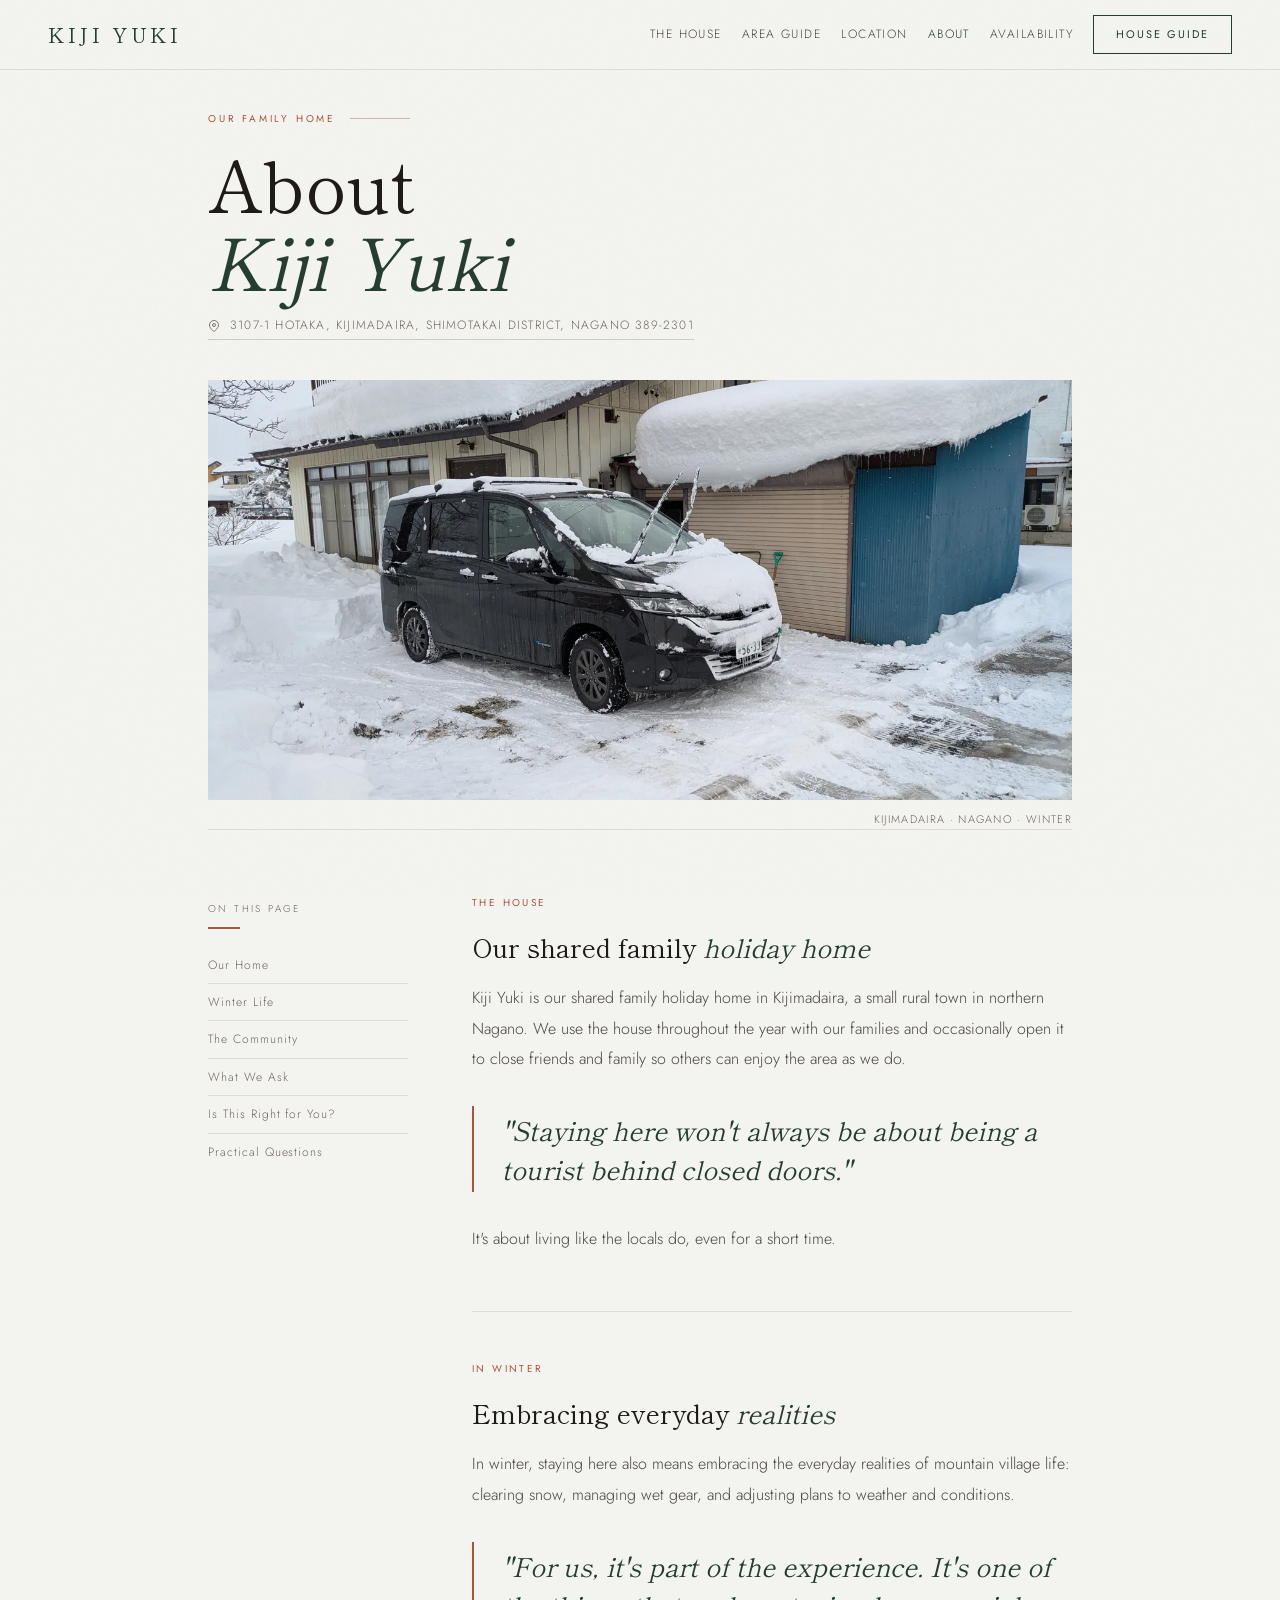
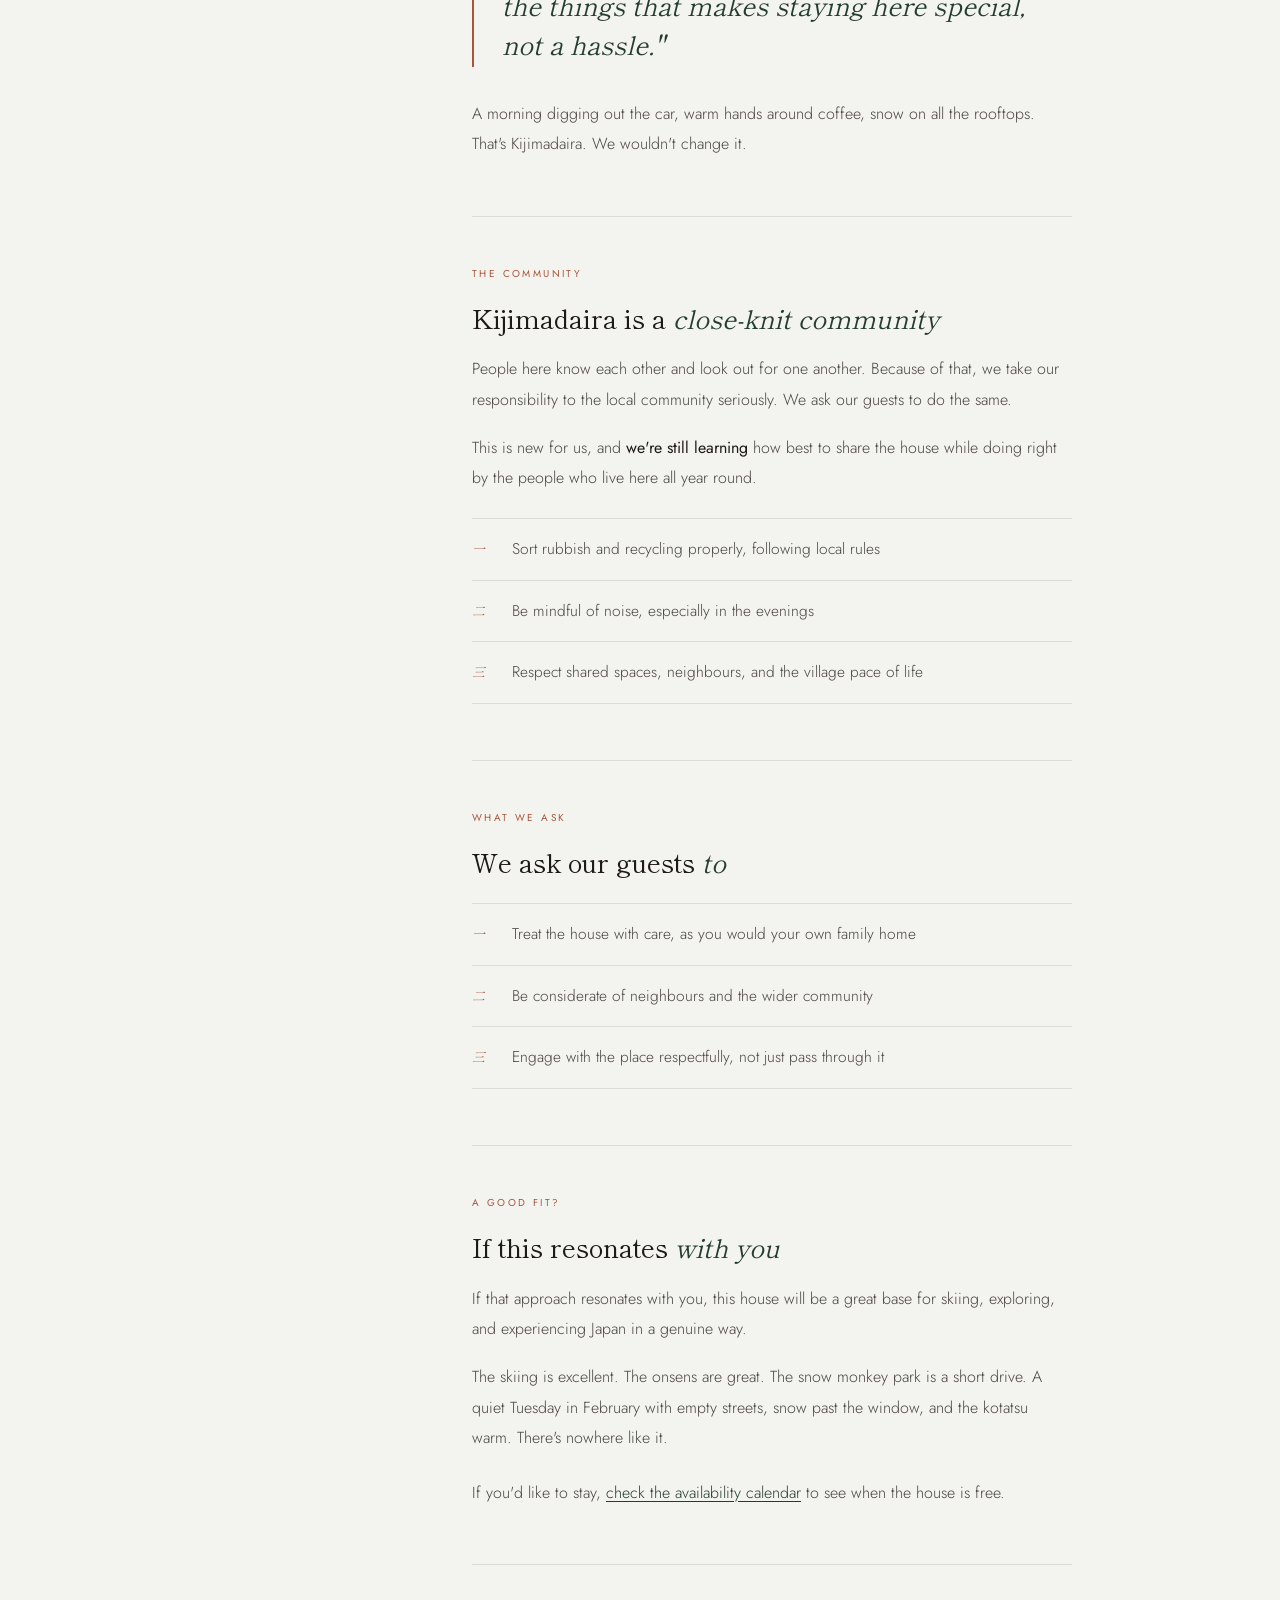
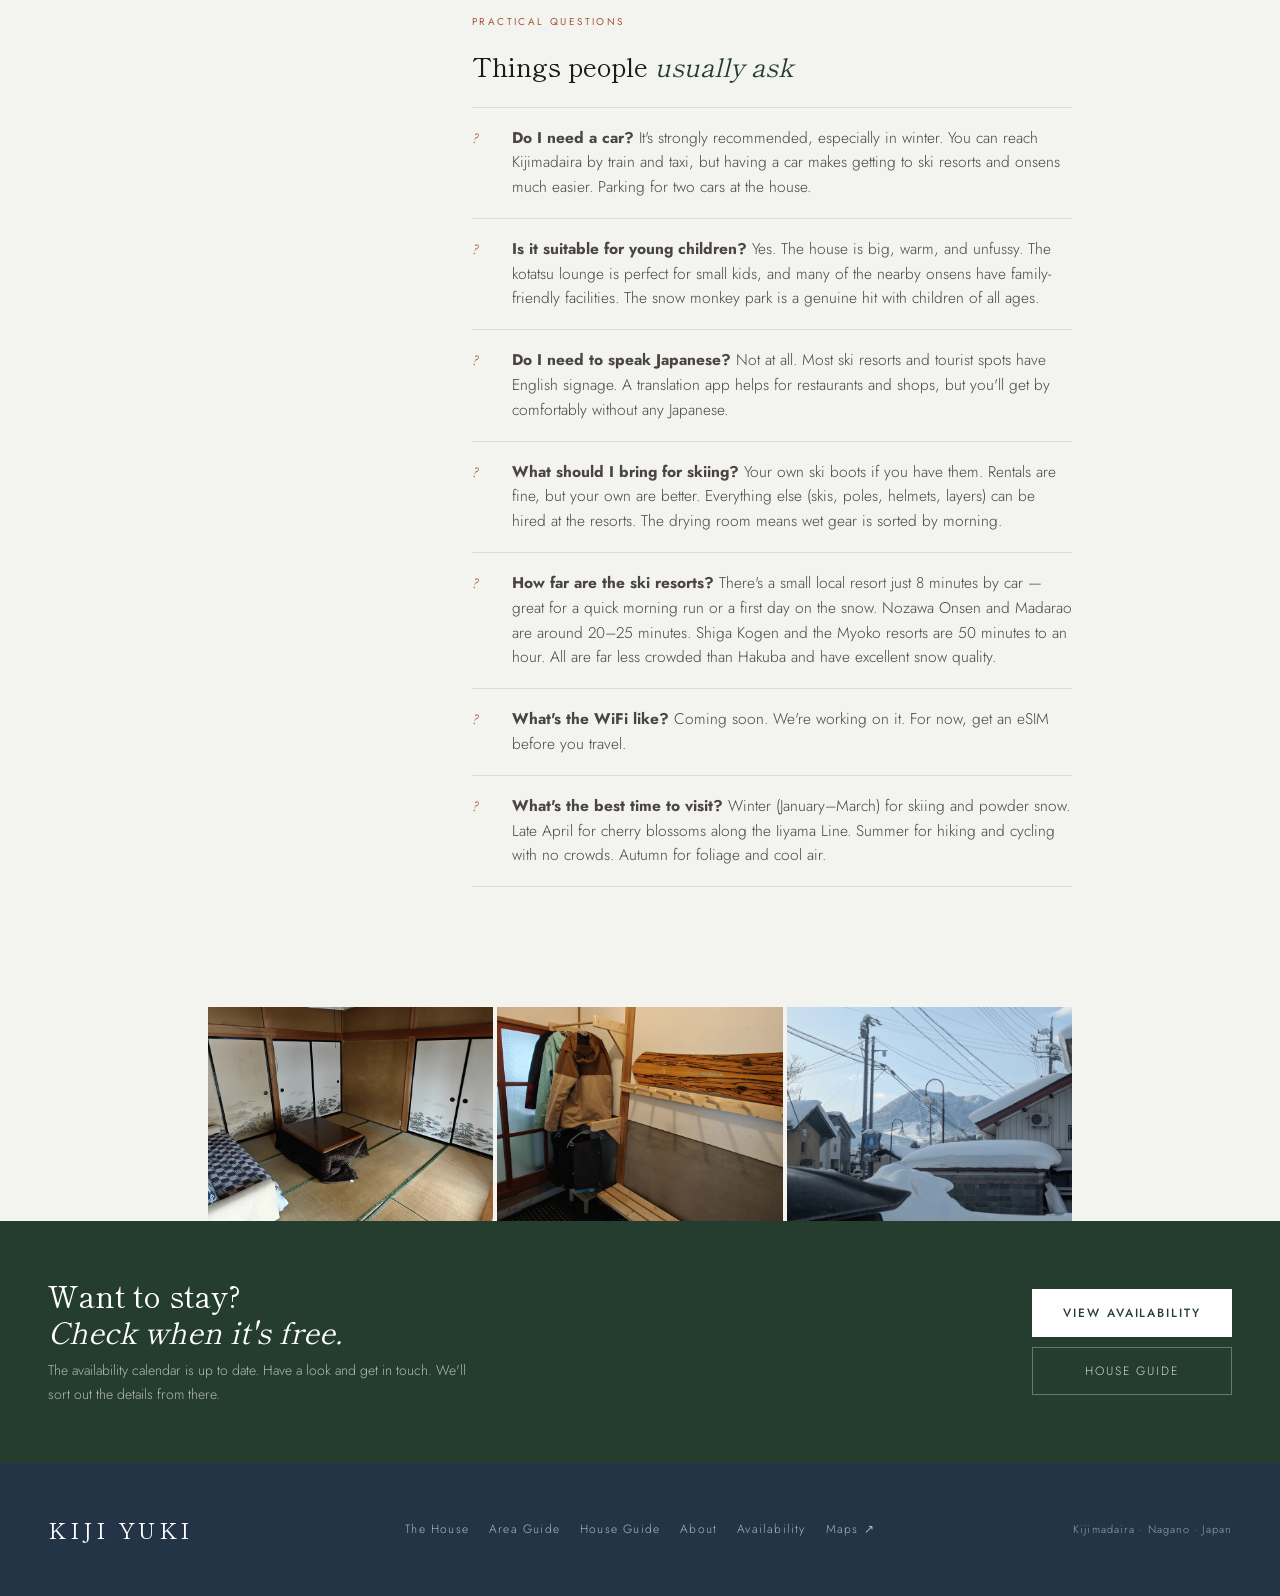
<file: about.html>
<!DOCTYPE html>
<html lang="en">
<head>
<meta charset="UTF-8">
<meta name="viewport" content="width=device-width, initial-scale=1.0">
<meta name="description" content="About Kiji Yuki — our shared family holiday home in Kijimadaira, Nagano. Our philosophy, community values, and what we ask of guests.">
<meta name="theme-color" content="#253D2F">
<title>About Our Home — Kiji Yuki, Kijimadaira, Nagano</title>
<link rel="icon" href="assets/favicon.svg" type="image/svg+xml">
<link rel="canonical" href="https://kijiyuki.com/about.html">
<meta property="og:type" content="website">
<meta property="og:title" content="About Our Home — Kiji Yuki, Kijimadaira, Nagano">
<meta property="og:description" content="About Kiji Yuki — our shared family holiday home in Kijimadaira, Nagano. Our philosophy, community values, and what we ask of guests.">
<meta property="og:image" content="https://kijiyuki.com/assets/img/w2000/exterior-winter.webp">
<meta property="og:url" content="https://kijiyuki.com/about.html">
<meta name="twitter:card" content="summary_large_image">
<meta name="robots" content="noindex">
<link rel="preconnect" href="https://fonts.googleapis.com">
<link href="https://fonts.googleapis.com/css2?family=Shippori+Mincho+B1:wght@400;500;700&family=Jost:wght@200;300;400;500&display=swap" rel="stylesheet">
<link rel="stylesheet" href="assets/css/main.css">
<style>
/* page-specific overrides on the shared heading base in main.css */
.page-header { max-width: 960px; padding-top: 110px; }
.page-title { font-size: clamp(40px, 6vw, 72px); }

.page-address {
  display: inline-flex;
  align-items: center;
  gap: 10px;
  font-size: 12px;
  letter-spacing: 0.1em;
  text-transform: uppercase;
  color: var(--stone);
  text-decoration: none;
  border-bottom: 1px solid rgba(122,114,104,0.3);
  padding-bottom: 3px;
  transition: color 0.2s, border-color 0.2s;
  opacity: 0;
  animation: fadeUp 0.8s 0.5s forwards;
}
.page-address:hover { color: var(--forest); border-color: var(--forest); }
.page-address svg { width: 12px; height: 12px; fill: none; stroke: currentColor; stroke-width: 1.8; flex-shrink: 0; }
.page-hero {
  max-width: 960px;
  margin: 40px auto 0;
  padding: 0 48px;
  opacity: 0;
  animation: fadeUp 1s 0.6s forwards;
}
.page-hero-img {
  width: 100%;
  height: 420px;
  object-fit: cover;
  display: block;
}
.page-hero-caption {
  font-size: 11px;
  letter-spacing: 0.12em;
  text-transform: uppercase;
  color: var(--stone);
  margin-top: 10px;
  text-align: right;
}
.essay-wrap {
  max-width: 960px;
  margin: 0 auto;
  padding: 0 48px;
}
.essay-body {
  display: grid;
  grid-template-columns: 200px 1fr;
  gap: 64px;
  padding: 64px 0;
  border-top: 1px solid var(--border);
}
.essay-sidebar {
  padding-top: 6px;
}
.sidebar-label {
  font-size: 10px;
  letter-spacing: 0.24em;
  text-transform: uppercase;
  color: var(--stone);
  display: block;
  margin-bottom: 10px;
}
.sidebar-marker {
  width: 32px;
  height: 2px;
  background: var(--rust);
  margin-bottom: 18px;
}
.sidebar-nav {
  list-style: none;
  display: flex;
  flex-direction: column;
  gap: 0;
  position: sticky;
  top: 88px;
}
.sidebar-nav li a {
  font-size: 12px;
  letter-spacing: 0.08em;
  color: var(--stone);
  text-decoration: none;
  padding: 8px 0;
  display: block;
  border-bottom: 1px solid var(--border);
  transition: color 0.2s;
}
.sidebar-nav li a:hover { color: var(--forest); }
.sidebar-nav li:last-child a { border-bottom: none; }
.essay-main { min-width: 0; }
.essay-section {
  margin-bottom: 56px;
  opacity: 0;
  transform: translateY(24px);
  transition: opacity 0.7s ease, transform 0.7s ease;
}
.essay-section.visible { opacity: 1; transform: translateY(0); }
.es-label {
  font-size: 10px;
  letter-spacing: 0.24em;
  text-transform: uppercase;
  color: var(--rust);
  font-weight: 400;
  margin-bottom: 20px;
  display: block;
}
.es-h {
  font-family: 'Shippori Mincho B1', serif;
  font-size: 26px;
  font-weight: 400;
  color: var(--text);
  margin-bottom: 20px;
  line-height: 1.25;
}
.es-h em { font-style: italic; color: var(--forest); }
.es-body {
  font-size: 16px;
  color: var(--text-2);
  line-height: 1.9;
}
.es-body p + p { margin-top: 18px; }
.es-body strong { color: var(--text); font-weight: 400; }
.es-body a { color: var(--forest); text-underline-offset: 3px; }
.pull-quote {
  font-family: 'Shippori Mincho B1', serif;
  font-size: clamp(20px, 2.5vw, 26px);
  font-style: italic;
  font-weight: 400;
  color: var(--forest);
  line-height: 1.5;
  border-left: 2px solid var(--rust);
  padding: 4px 0 4px 28px;
  margin: 32px 0;
}
.principle-list {
  list-style: none;
  margin: 24px 0;
}
.principle-list li {
  display: flex;
  align-items: flex-start;
  gap: 20px;
  padding: 18px 0;
  border-bottom: 1px solid var(--border);
  font-size: 15.5px;
  color: var(--text-2);
  line-height: 1.6;
}
.principle-list li:first-child { border-top: 1px solid var(--border); }
.pl-marker {
  font-family: 'Shippori Mincho B1', serif;
  font-size: 13px;
  font-style: italic;
  color: var(--rust);
  flex-shrink: 0;
  width: 20px;
  margin-top: 2px;
}
.es-divider {
  border: none;
  border-top: 1px solid var(--border);
  margin: 48px 0;
}
.photo-row {
  display: grid;
  grid-template-columns: repeat(3,1fr);
  gap: 4px;
  max-width: 960px;
  margin: 0 auto 0;
  padding: 0 48px;
}
.photo-row img {
  width: 100%;
  aspect-ratio: 4/3;
  object-fit: cover;
  display: block;
}
.closing {
  background: var(--forest);
  padding: 56px 48px;
  display: grid;
  grid-template-columns: 1fr auto;
  gap: 40px;
  align-items: center;
  margin: 0;
}
.closing-h {
  font-family: 'Shippori Mincho B1', serif;
  font-size: 30px;
  font-weight: 400;
  color: #fff;
  margin-bottom: 10px;
  line-height: 1.2;
}
.closing-h em { font-style: italic; }
.closing-p { font-size: 14px; color: rgba(255,255,255,0.65); line-height: 1.7; max-width: 420px; }
.closing-btns { display: flex; flex-direction: column; gap: 10px; min-width: 200px; }
.btn-white {
  display: block;
  text-align: center;
  background: #fff;
  color: var(--forest);
  font-family: 'Jost', sans-serif;
  font-size: 12px;
  font-weight: 500;
  letter-spacing: 0.16em;
  text-transform: uppercase;
  padding: 14px 24px;
  border: none;
  cursor: pointer;
  text-decoration: none;
  transition: background 0.2s;
}
.btn-white:hover { background: var(--cream); }
.btn-ghost {
  display: block;
  text-align: center;
  background: transparent;
  color: rgba(255,255,255,0.8);
  font-family: 'Jost', sans-serif;
  font-size: 12px;
  font-weight: 300;
  letter-spacing: 0.16em;
  text-transform: uppercase;
  padding: 13px 24px;
  border: 1px solid rgba(255,255,255,0.3);
  cursor: pointer;
  text-decoration: none;
  transition: border-color 0.2s, color 0.2s;
}
.btn-ghost:hover { border-color: rgba(255,255,255,0.8); color: #fff; }
@media (max-width: 900px) {
  .btn-nav { display: none; }

  .page-header { padding: 92px 24px 0; }
  .page-hero { padding: 0 24px; }
  .page-hero-img { height: 280px; }

  .essay-wrap { padding: 0 24px; }
  .essay-body {
    grid-template-columns: 1fr;
    gap: 0;
    padding: 40px 0;
  }
  .essay-sidebar { display: none; }

  .photo-row { grid-template-columns: 1fr 1fr; padding: 0 24px; }
  .closing {
    grid-template-columns: 1fr;
    padding: 40px 24px;
    gap: 24px;
  }
  .closing-btns { flex-direction: row; flex-wrap: wrap; gap: 10px; }
  .btn-white, .btn-ghost { flex: 1; min-width: 140px; }
}
@media (max-width: 560px) {
  .photo-row { grid-template-columns: 1fr; }
  .page-title { font-size: clamp(32px, 9vw, 48px); }
  .pull-quote { font-size: 19px; padding-left: 20px; }
  .es-h { font-size: 22px; }
  .essay-section { margin-bottom: 40px; }
  .page-hero-img { height: 220px; }
  .closing-btns { flex-direction: column; }
}
</style>
</head>
<body>

<a class="skip-link" href="#main">Skip to content</a>

<!-- ─── NAV ──────────────────────────────── -->
<nav aria-label="Main">
  <a href="index.html" class="nav-logo">Kiji Yuki</a>
  <div class="nav-links">
    <a href="index.html#the-house" class="nav-link">The House</a>
    <a href="guide.html" class="nav-link">Area Guide</a>
    <a href="index.html#location" class="nav-link">Location</a>
    <a href="#" class="nav-link active" aria-current="page">About</a>
    <a href="availability.html" class="nav-link">Availability</a>
    <a href="house.html" class="btn-nav">House Guide</a>
    <button class="hamburger" id="hamburger" aria-label="Open menu" aria-expanded="false" aria-controls="mobileMenu">
      <span></span><span></span><span></span>
    </button>
  </div>
</nav>

<!-- MOBILE MENU -->
<div class="mobile-menu" id="mobileMenu">
  <a href="index.html#the-house" onclick="closeMenu()">The House</a>
  <a href="guide.html" onclick="closeMenu()">Area Guide</a>
  <a href="index.html#location" onclick="closeMenu()">Location</a>
  <a href="#" onclick="closeMenu()">About</a>
  <a href="availability.html" onclick="closeMenu()">Availability</a>
  <a href="house.html" class="menu-cta" onclick="closeMenu()">House Guide</a>
</div>

<main id="main">

<!-- ─── PAGE HEADER ──────────────────────── -->
<div class="page-header">
  <span class="page-eyebrow">Our Family Home</span>
  <h1 class="page-title">About<br><em>Kiji Yuki</em></h1>
  <a href="https://maps.app.goo.gl/MF5nLHpJL848s6Le8" target="_blank" rel="noopener" class="page-address">
    <svg viewBox="0 0 24 24"><path d="M21 10c0 7-9 13-9 13s-9-6-9-13a9 9 0 0118 0z"/><circle cx="12" cy="10" r="3"/></svg>
    3107-1 Hotaka, Kijimadaira, Shimotakai District, Nagano 389-2301
  </a>
</div>

<!-- ─── HERO IMAGE ────────────────────────── -->
<div class="page-hero">
  <img class="page-hero-img"
    src="assets/img/w1400/exterior-winter.webp"
    alt="Kiji Yuki in winter, Kijimadaira"
    loading="eager" srcset="assets/img/w400/exterior-winter.webp 400w, assets/img/w800/exterior-winter.webp 800w, assets/img/w1400/exterior-winter.webp 1400w, assets/img/w2000/exterior-winter.webp 2000w" sizes="(max-width: 1080px) 100vw, 1080px" width="1400" height="1051" decoding="async">
  <p class="page-hero-caption">Kijimadaira · Nagano · Winter</p>
</div>

<!-- ─── ESSAY BODY ────────────────────────── -->
<div class="essay-wrap">
  <div class="essay-body">

    <!-- SIDEBAR -->
    <aside class="essay-sidebar">
      <span class="sidebar-label">On this page</span>
      <div class="sidebar-marker"></div>
      <ul class="sidebar-nav">
        <li><a href="#our-home">Our Home</a></li>
        <li><a href="#winter-life">Winter Life</a></li>
        <li><a href="#our-community">The Community</a></li>
        <li><a href="#our-ask">What We Ask</a></li>
        <li><a href="#right-for-you">Is This Right for You?</a></li>
        <li><a href="#faq">Practical Questions</a></li>
      </ul>
    </aside>

    <!-- MAIN TEXT -->
    <div class="essay-main">

      <!-- OUR HOME -->
      <div class="essay-section" id="our-home">
        <span class="es-label">The House</span>
        <h2 class="es-h">Our shared family <em>holiday home</em></h2>
        <div class="es-body">
          <p>Kiji Yuki is our shared family holiday home in Kijimadaira, a small rural town in northern Nagano. We use the house throughout the year with our families and occasionally open it to close friends and family so others can enjoy the area as we do.</p>
        </div>

        <blockquote class="pull-quote">
          "Staying here won't always be about being a tourist behind closed doors."
        </blockquote>

        <div class="es-body">
          <p>It's about living like the locals do, even for a short time.</p>
        </div>
      </div>

      <hr class="es-divider">

      <!-- WINTER LIFE -->
      <div class="essay-section" id="winter-life">
        <span class="es-label">In Winter</span>
        <h2 class="es-h">Embracing everyday <em>realities</em></h2>
        <div class="es-body">
          <p>In winter, staying here also means embracing the everyday realities of mountain village life: clearing snow, managing wet gear, and adjusting plans to weather and conditions.</p>
        </div>

        <blockquote class="pull-quote">
          "For us, it's part of the experience. It's one of the things that makes staying here special, not a hassle."
        </blockquote>

        <div class="es-body">
          <p>A morning digging out the car, warm hands around coffee, snow on all the rooftops. That's Kijimadaira. We wouldn't change it.</p>
        </div>
      </div>

      <hr class="es-divider">

      <!-- THE COMMUNITY -->
      <div class="essay-section" id="our-community">
        <span class="es-label">The Community</span>
        <h2 class="es-h">Kijimadaira is a <em>close-knit community</em></h2>
        <div class="es-body">
          <p>People here know each other and look out for one another. Because of that, we take our responsibility to the local community seriously. We ask our guests to do the same.</p>
          <p>This is new for us, and <strong>we're still learning</strong> how best to share the house while doing right by the people who live here all year round.</p>
        </div>

        <ul class="principle-list">
          <li>
            <span class="pl-marker">一</span>
            <span>Sort rubbish and recycling properly, following local rules</span>
          </li>
          <li>
            <span class="pl-marker">二</span>
            <span>Be mindful of noise, especially in the evenings</span>
          </li>
          <li>
            <span class="pl-marker">三</span>
            <span>Respect shared spaces, neighbours, and the village pace of life</span>
          </li>
        </ul>
      </div>

      <hr class="es-divider">

      <!-- WHAT WE ASK -->
      <div class="essay-section" id="our-ask">
        <span class="es-label">What We Ask</span>
        <h2 class="es-h">We ask our guests <em>to</em></h2>

        <ul class="principle-list">
          <li>
            <span class="pl-marker">一</span>
            <span>Treat the house with care, as you would your own family home</span>
          </li>
          <li>
            <span class="pl-marker">二</span>
            <span>Be considerate of neighbours and the wider community</span>
          </li>
          <li>
            <span class="pl-marker">三</span>
            <span>Engage with the place respectfully, not just pass through it</span>
          </li>
        </ul>
      </div>

      <hr class="es-divider">

      <!-- IS THIS RIGHT FOR YOU -->
      <div class="essay-section" id="right-for-you">
        <span class="es-label">A Good Fit?</span>
        <h2 class="es-h">If this resonates <em>with you</em></h2>
        <div class="es-body">
          <p>If that approach resonates with you, this house will be a great base for skiing, exploring, and experiencing Japan in a genuine way.</p>
          <p>The skiing is excellent. The onsens are great. The snow monkey park is a short drive. A quiet Tuesday in February with empty streets, snow past the window, and the kotatsu warm. There's nowhere like it.</p>
          <p style="margin-top:24px;">If you'd like to stay, <a href="availability.html" style="color:var(--forest);text-underline-offset:3px;">check the availability calendar</a> to see when the house is free.</p>
        </div>
      </div>

      <hr class="es-divider">

      <!-- FAQ -->
      <div class="essay-section" id="faq">
        <span class="es-label">Practical Questions</span>
        <h2 class="es-h">Things people <em>usually ask</em></h2>

        <ul class="principle-list">
          <li>
            <span class="pl-marker">?</span>
            <span><strong>Do I need a car?</strong> It's strongly recommended, especially in winter. You can reach Kijimadaira by train and taxi, but having a car makes getting to ski resorts and onsens much easier. Parking for two cars at the house.</span>
          </li>
          <li>
            <span class="pl-marker">?</span>
            <span><strong>Is it suitable for young children?</strong> Yes. The house is big, warm, and unfussy. The kotatsu lounge is perfect for small kids, and many of the nearby onsens have family-friendly facilities. The snow monkey park is a genuine hit with children of all ages.</span>
          </li>
          <li>
            <span class="pl-marker">?</span>
            <span><strong>Do I need to speak Japanese?</strong> Not at all. Most ski resorts and tourist spots have English signage. A translation app helps for restaurants and shops, but you'll get by comfortably without any Japanese.</span>
          </li>
          <li>
            <span class="pl-marker">?</span>
            <span><strong>What should I bring for skiing?</strong> Your own ski boots if you have them. Rentals are fine, but your own are better. Everything else (skis, poles, helmets, layers) can be hired at the resorts. The drying room means wet gear is sorted by morning.</span>
          </li>
          <li>
            <span class="pl-marker">?</span>
            <span><strong>How far are the ski resorts?</strong> There's a small local resort just 8 minutes by car — great for a quick morning run or a first day on the snow. Nozawa Onsen and Madarao are around 20–25 minutes. Shiga Kogen and the Myoko resorts are 50 minutes to an hour. All are far less crowded than Hakuba and have excellent snow quality.</span>
          </li>
          <li>
            <span class="pl-marker">?</span>
            <span><strong>What's the WiFi like?</strong> Coming soon. We're working on it. For now, get an eSIM before you travel.</span>
          </li>
          <li>
            <span class="pl-marker">?</span>
            <span><strong>What's the best time to visit?</strong> Winter (January–March) for skiing and powder snow. Late April for cherry blossoms along the Iiyama Line. Summer for hiking and cycling with no crowds. Autumn for foliage and cool air.</span>
          </li>
        </ul>
      </div>

    </div><!-- /essay-main -->
  </div><!-- /essay-body -->
</div><!-- /essay-wrap -->

<!-- ─── PHOTO ROW ──────────────────────────── -->
<div class="photo-row">
  <img src="assets/img/w1400/lounge-kotatsu.webp" alt="Kotatsu lounge" loading="lazy" srcset="assets/img/w400/lounge-kotatsu.webp 400w, assets/img/w800/lounge-kotatsu.webp 800w, assets/img/w1400/lounge-kotatsu.webp 1400w, assets/img/w2000/lounge-kotatsu.webp 2000w" sizes="(max-width: 1080px) 100vw, 1080px" width="1400" height="636" decoding="async">
  <img src="assets/img/w1400/drying-room.webp" alt="Drying room" loading="lazy" srcset="assets/img/w400/drying-room.webp 400w, assets/img/w800/drying-room.webp 800w, assets/img/w1400/drying-room.webp 1400w, assets/img/w2000/drying-room.webp 2000w" sizes="(max-width: 1080px) 100vw, 1080px" width="1400" height="636" decoding="async">
  <img src="assets/img/w1400/views.webp" alt="Village views" loading="lazy" srcset="assets/img/w400/views.webp 400w, assets/img/w800/views.webp 800w, assets/img/w1400/views.webp 1400w, assets/img/w2000/views.webp 2000w" sizes="(max-width: 1080px) 100vw, 1080px" width="1400" height="1051" decoding="async">
</div>

<!-- ─── CLOSING CTA ────────────────────────── -->
<div class="closing">
  <div>
    <h2 class="closing-h">Want to stay?<br><em>Check when it's free.</em></h2>
    <p class="closing-p">The availability calendar is up to date. Have a look and get in touch. We'll sort out the details from there.</p>
  </div>
  <div class="closing-btns">
    <a href="availability.html" class="btn-white">View Availability</a>
    <a href="house.html" class="btn-ghost">House Guide</a>
  </div>
</div>

</main>

<!-- ─── FOOTER ────────────────────────────── -->
<footer>
  <span class="footer-logo">Kiji Yuki</span>
  <div class="footer-links">
    <a href="index.html">The House</a>
    <a href="guide.html">Area Guide</a>
    <a href="house.html">House Guide</a>
    <a href="about.html">About</a>
    <a href="availability.html">Availability</a>
    <a href="https://maps.app.goo.gl/MF5nLHpJL848s6Le8" target="_blank" rel="noopener">Maps ↗</a>
  </div>
  <div class="footer-right">Kijimadaira · Nagano · Japan</div>
</footer>

<script>
/* ─── HAMBURGER ─────────────────────────── */
const hamburger = document.getElementById('hamburger');
const mobileMenu = document.getElementById('mobileMenu');
function closeMenu() {
  hamburger.classList.remove('open');
  mobileMenu.classList.remove('open');
  hamburger.setAttribute('aria-expanded', 'false');
}
hamburger.addEventListener('click', function(){
  const isOpen = mobileMenu.classList.contains('open');
  if (isOpen) closeMenu();
  else { hamburger.classList.add('open'); mobileMenu.classList.add('open'); hamburger.setAttribute('aria-expanded', 'true'); }
});

/* ─── SCROLL REVEAL ─────────────────────── */
const sections = document.querySelectorAll('.essay-section');
const obs = new IntersectionObserver((entries) => {
  entries.forEach(e => {
    if (e.isIntersecting) { e.target.classList.add('visible'); obs.unobserve(e.target); }
  });
}, { threshold: 0.1 });
sections.forEach(el => obs.observe(el));

/* ─── SIDEBAR ACTIVE STATE ───────────────── */
const navLinks = document.querySelectorAll('.sidebar-nav a');
const sectionEls = document.querySelectorAll('.essay-section[id]');
window.addEventListener('scroll', () => {
  let current = '';
  sectionEls.forEach(s => {
    if (window.scrollY >= s.offsetTop - 120) current = s.id;
  });
  navLinks.forEach(a => {
    a.style.color = a.getAttribute('href') === '#' + current ? 'var(--forest)' : '';
    a.style.fontWeight = a.getAttribute('href') === '#' + current ? '400' : '';
  });
}, { passive: true });
</script>
</body>
</html>
</file>
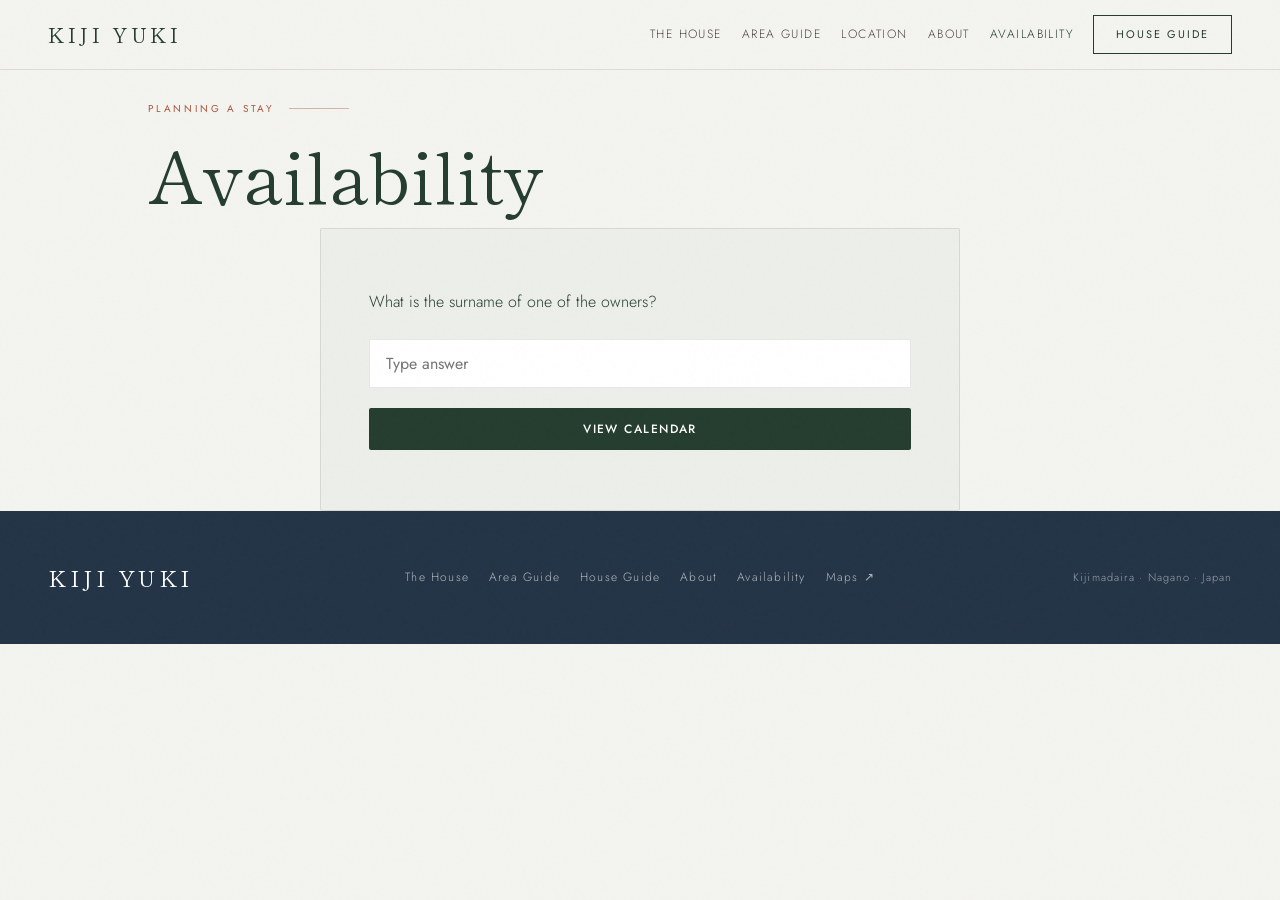
<file: availability.html>
<!DOCTYPE html>
<html lang="en">
<head>
<meta charset="UTF-8">
<meta name="viewport" content="width=device-width, initial-scale=1.0">
<meta name="description" content="Check Kiji Yuki availability — security-verified access to the live calendar.">
<meta name="theme-color" content="#253D2F">
<title>Availability — Kiji Yuki, Kijimadaira, Nagano</title>
<link rel="icon" href="assets/favicon.svg" type="image/svg+xml">
<link rel="canonical" href="https://kijiyuki.com/availability.html">
<meta name="robots" content="noindex">
<link rel="preconnect" href="https://fonts.googleapis.com">
<link href="https://fonts.googleapis.com/css2?family=Shippori+Mincho+B1:wght@400;500;700&family=Jost:wght@200;300;400;500&display=swap" rel="stylesheet">
<link rel="stylesheet" href="assets/css/main.css">
<style>
/* page-specific overrides on the shared heading base in main.css */
.page-header { padding-top: 100px; }
.page-title { font-size: clamp(48px, 6vw, 72px); color: var(--forest); line-height: 1.1; }

.auth-section {
  padding: 60px 48px;
  max-width: 640px;
  margin: 0 auto;
  background: var(--paper);
  border-radius: 2px;
  border: 1px solid var(--border);
}
.auth-section.hidden { display: none; }
.auth-question {
  font-size: 16px;
  color: var(--forest);
  margin-bottom: 24px;
  line-height: 1.6;
}
#answer {
  font-family: 'Jost', sans-serif;
  font-size: 16px;
  padding: 12px 16px;
  border: 1px solid var(--border);
  border-radius: 2px;
  width: 100%;
  box-sizing: border-box;
  margin-bottom: 20px;
  color: var(--forest);
  background: #fff;
}
#answer:focus {
  outline: none;
  border-color: var(--forest);
  box-shadow: 0 0 0 2px rgba(37, 61, 47, 0.1);
}
.auth-button {
  font-family: 'Jost', sans-serif;
  font-size: 12px;
  letter-spacing: 0.12em;
  text-transform: uppercase;
  padding: 12px 32px;
  background: var(--forest);
  color: white;
  border: none;
  border-radius: 2px;
  cursor: pointer;
  font-weight: 500;
  transition: background 0.2s;
  width: 100%;
}
.auth-button:hover { background: #1a2a20; }
.auth-button:active { transform: scale(0.98); }
.auth-error {
  color: #c00;
  font-size: 14px;
  margin-bottom: 16px;
  display: none;
}
.auth-error.show { display: block; }
.calendar-section {
  padding: 60px 48px;
  max-width: 1200px;
  margin: 0 auto;
  display: none;
}
.calendar-section.show { display: block; }
.calendar-controls {
  display: flex;
  justify-content: space-between;
  align-items: center;
  margin-bottom: 32px;
  padding-bottom: 24px;
  border-bottom: 1px solid var(--border);
}
.calendar-title {
  font-family: 'Shippori Mincho B1', serif;
  font-size: 28px;
  color: var(--forest);
}
.logout-button {
  font-family: 'Jost', sans-serif;
  font-size: 11px;
  letter-spacing: 0.12em;
  text-transform: uppercase;
  padding: 8px 20px;
  background: none;
  color: var(--stone);
  border: 1px solid var(--border);
  border-radius: 2px;
  cursor: pointer;
  transition: all 0.2s;
}
.logout-button:hover {
  color: var(--forest);
  border-color: var(--forest);
}
.calendar-embed {
  width: 100%;
  height: 720px;
  border: 1px solid var(--border);
  border-radius: 2px;
}
</style>
</head>
<body>

<a class="skip-link" href="#main">Skip to content</a>

<!-- NAV -->
<nav aria-label="Main">
  <a href="index.html" class="nav-logo">Kiji Yuki</a>
  <div class="nav-links">
    <a href="index.html#the-house" class="nav-link">The House</a>
    <a href="guide.html" class="nav-link">Area Guide</a>
    <a href="index.html#location" class="nav-link">Location</a>
    <a href="about.html" class="nav-link">About</a>
    <a href="#" class="nav-link active" aria-current="page">Availability</a>
    <a href="house.html" class="btn-nav">House Guide</a>
    <button class="hamburger" id="hamburger" aria-label="Open menu" aria-expanded="false" aria-controls="mobileMenu"><span></span><span></span><span></span></button>
  </div>
</nav>

<div class="mobile-menu" id="mobileMenu">
  <a href="index.html#the-house" onclick="closeMenu()">The House</a>
  <a href="guide.html" onclick="closeMenu()">Area Guide</a>
  <a href="index.html#location" onclick="closeMenu()">Location</a>
  <a href="about.html" onclick="closeMenu()">About</a>
  <a href="#" aria-current="page" onclick="closeMenu()">Availability</a>
  <a href="house.html" class="menu-cta" onclick="closeMenu()">House Guide</a>
</div>

<main id="main">

<div class="page-header">
  <span class="page-eyebrow">Planning a Stay</span>
  <h1 class="page-title">Availability</h1>
</div>

<div id="auth-section" class="auth-section">
  <p class="auth-question">What is the surname of one of the owners?</p>
  <form id="security-form">
    <input
      type="text"
      id="answer"
      placeholder="Type answer"
      autocomplete="off"
      required
    >
    <div id="auth-error" class="auth-error"></div>
    <button type="submit" class="auth-button">View Calendar</button>
  </form>
</div>

<div id="calendar-section" class="calendar-section">
  <div class="calendar-controls">
    <h2 class="calendar-title">Live Availability</h2>
    <button class="logout-button" onclick="logout()">Exit</button>
  </div>
  <iframe
    id="calendar-iframe"
    class="calendar-embed"
    style="border: 0"
    frameborder="0"
    scrolling="no"
  ></iframe>
</div>

</main>

<footer>
  <span class="footer-logo">Kiji Yuki</span>
  <div class="footer-links">
    <a href="index.html">The House</a>
    <a href="guide.html">Area Guide</a>
    <a href="house.html">House Guide</a>
    <a href="about.html">About</a>
    <a href="availability.html">Availability</a>
    <a href="https://maps.app.goo.gl/MF5nLHpJL848s6Le8" target="_blank" rel="noopener">Maps ↗</a>
  </div>
  <div class="footer-right">Kijimadaira · Nagano · Japan</div>
</footer>

<script>
  /* ─── HAMBURGER ──────────────────────── */
  const hamburger = document.getElementById('hamburger');
  const mobileMenu = document.getElementById('mobileMenu');
  function closeMenu() {
    hamburger.classList.remove('open');
    mobileMenu.classList.remove('open');
    hamburger.setAttribute('aria-expanded', 'false');
  }
  hamburger.addEventListener('click', () => {
    const open = mobileMenu.classList.contains('open');
    if (open) closeMenu();
    else { hamburger.classList.add('open'); mobileMenu.classList.add('open'); hamburger.setAttribute('aria-expanded', 'true'); }
  });

  const TOKEN_KEY = 'kiji-yuki-availability-token';

  window.addEventListener('load', async () => {
    const token = localStorage.getItem(TOKEN_KEY);
    if (token) {
      const ok = await loadCalendar(token);
      if (!ok) localStorage.removeItem(TOKEN_KEY);
    }
  });

  document.getElementById('security-form').addEventListener('submit', async (e) => {
    e.preventDefault();
    const answer = document.getElementById('answer').value;
    const errorEl = document.getElementById('auth-error');
    const submitBtn = e.target.querySelector('button');

    submitBtn.disabled = true;
    errorEl.classList.remove('show');

    try {
      const res = await fetch('/api/verify', {
        method: 'POST',
        headers: { 'Content-Type': 'application/json' },
        body: JSON.stringify({ answer })
      });

      if (!res.ok) {
        errorEl.textContent = 'Incorrect. Try again.';
        errorEl.classList.add('show');
        document.getElementById('answer').value = '';
        document.getElementById('answer').focus();
        return;
      }

      const { token } = await res.json();
      localStorage.setItem(TOKEN_KEY, token);
      await loadCalendar(token);
    } catch (err) {
      errorEl.textContent = 'Something went wrong. Try again.';
      errorEl.classList.add('show');
    } finally {
      submitBtn.disabled = false;
    }
  });

  async function loadCalendar(token) {
    try {
      const res = await fetch('/api/calendar-url', {
        headers: { Authorization: `Bearer ${token}` }
      });
      if (!res.ok) return false;

      const { url } = await res.json();
      document.getElementById('calendar-iframe').src = url;
      showCalendar();
      return true;
    } catch {
      return false;
    }
  }

  function showCalendar() {
    document.getElementById('auth-section').classList.add('hidden');
    document.getElementById('calendar-section').classList.add('show');
  }

  function logout() {
    localStorage.removeItem(TOKEN_KEY);
    document.getElementById('calendar-iframe').src = '';
    document.getElementById('auth-section').classList.remove('hidden');
    document.getElementById('calendar-section').classList.remove('show');
    document.getElementById('answer').value = '';
    document.getElementById('answer').focus();
  }
</script>

</body>
</html>
</file>
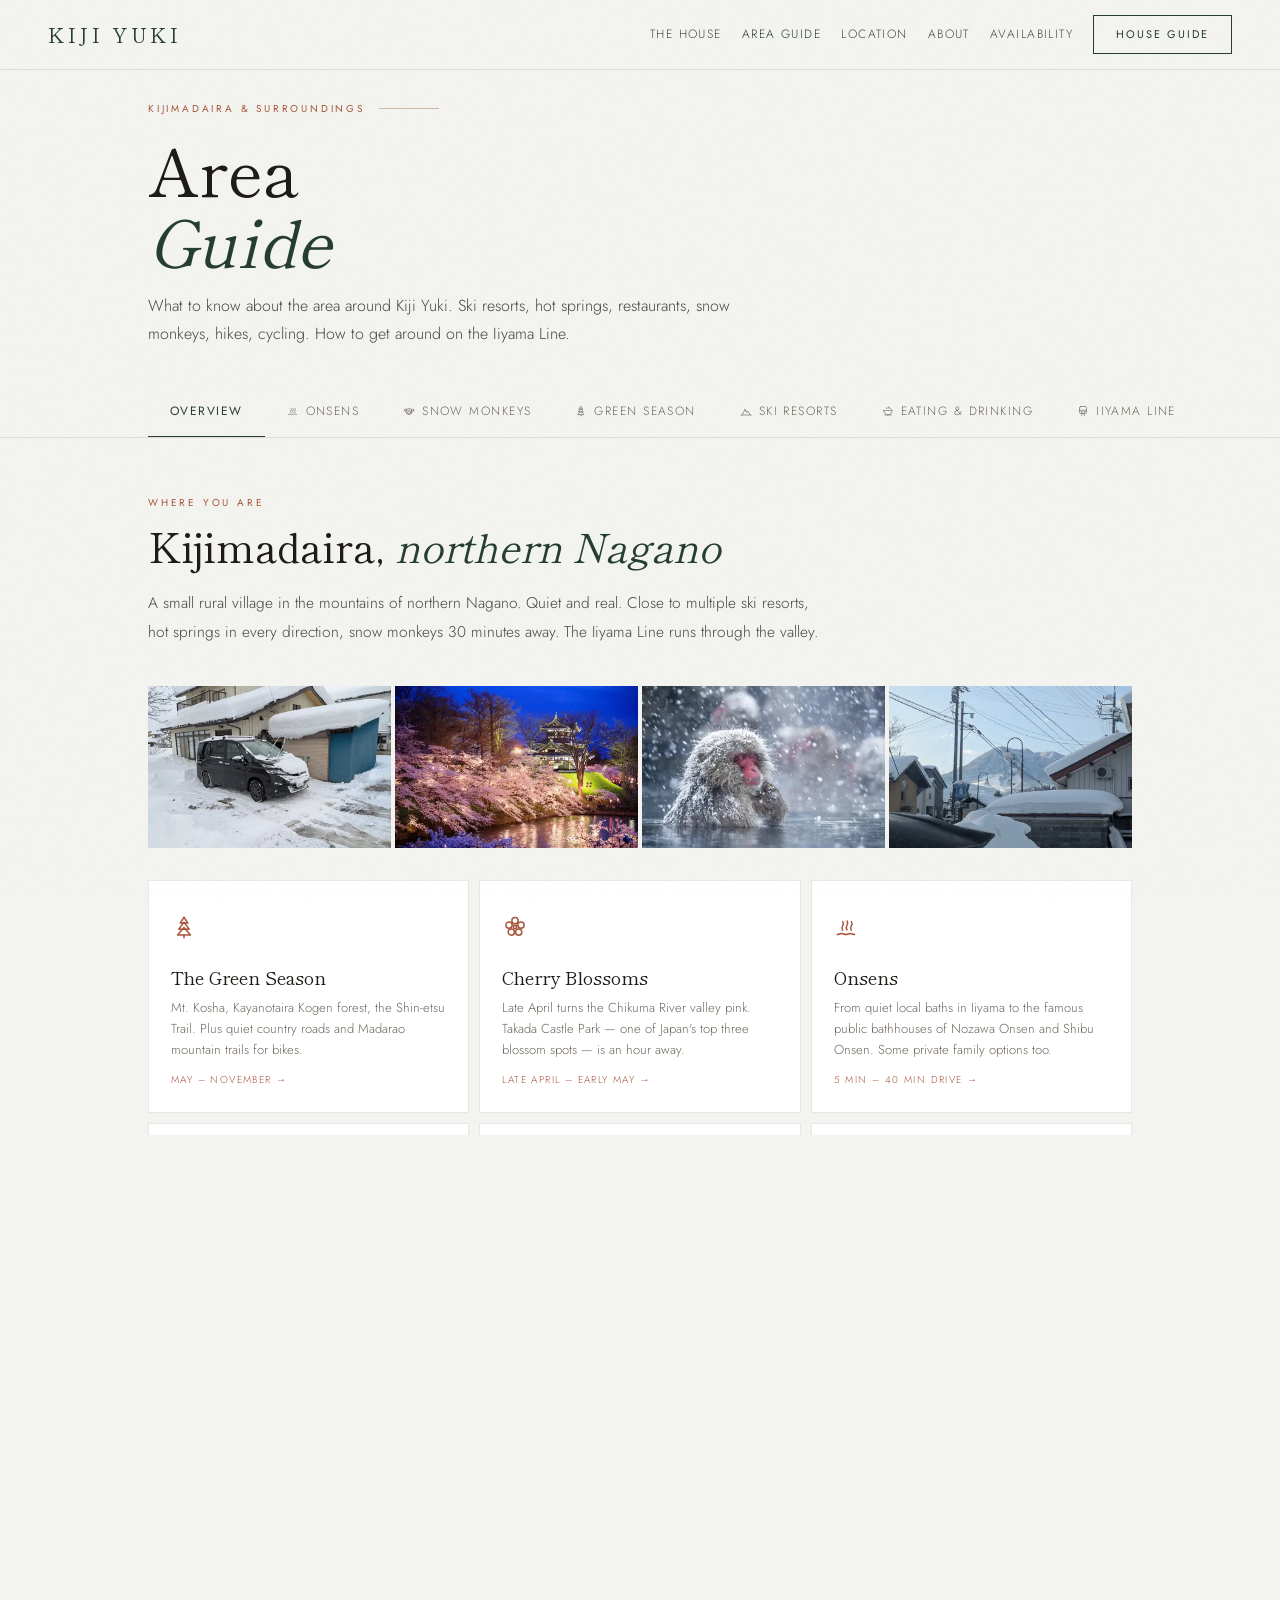
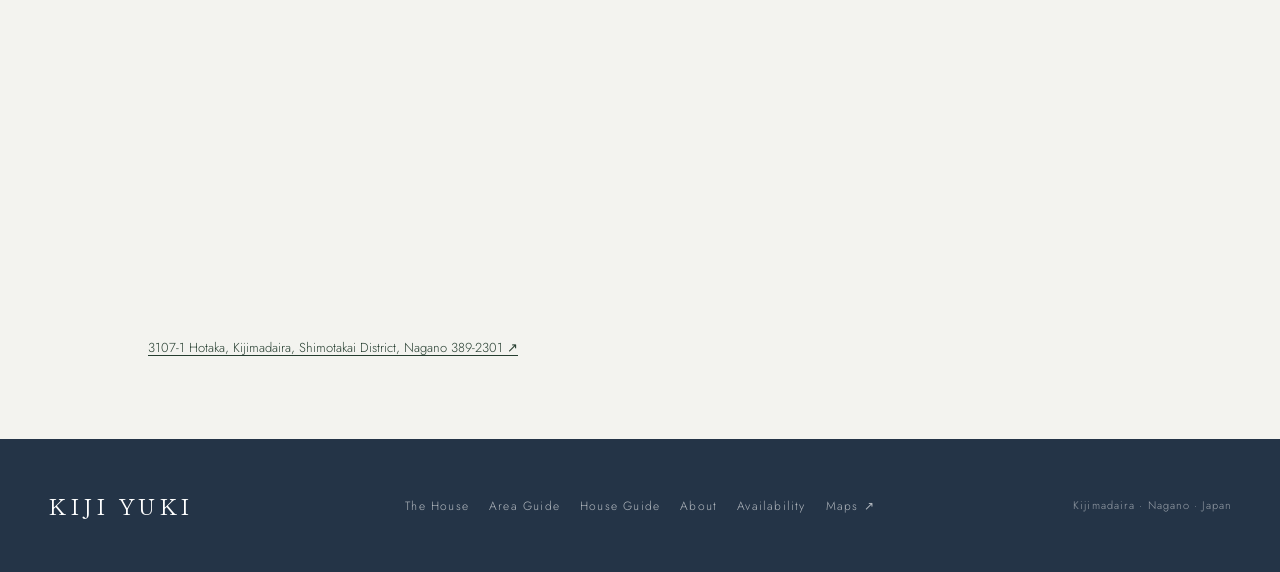
<file: guide.html>
<!DOCTYPE html>
<html lang="en">
<head>
<meta charset="UTF-8">
<meta name="viewport" content="width=device-width, initial-scale=1.0">
<meta name="description" content="Area guide for Kiji Yuki guests — ski resorts, onsens, restaurants, snow monkeys, hikes, cycling and the Iiyama Line in northern Nagano.">
<meta name="theme-color" content="#253D2F">
<title>Area Guide — Kiji Yuki, Kijimadaira, Nagano</title>
<link rel="icon" href="assets/favicon.svg" type="image/svg+xml">
<link rel="canonical" href="https://kijiyuki.com/guide.html">
<meta property="og:type" content="website">
<meta property="og:title" content="Area Guide — Kiji Yuki, Kijimadaira, Nagano">
<meta property="og:description" content="Area guide for Kiji Yuki guests — ski resorts, onsens, restaurants, snow monkeys, hikes, cycling and the Iiyama Line in northern Nagano.">
<meta property="og:image" content="https://kijiyuki.com/assets/img/w2000/exterior-winter.webp">
<meta property="og:url" content="https://kijiyuki.com/guide.html">
<meta name="twitter:card" content="summary_large_image">
<meta name="robots" content="noindex">
<link rel="preconnect" href="https://fonts.googleapis.com">
<link href="https://fonts.googleapis.com/css2?family=Shippori+Mincho+B1:wght@400;500;700&family=Jost:wght@200;300;400;500&display=swap" rel="stylesheet">
<link rel="stylesheet" href="assets/css/main.css">
<style>
/* page-specific overrides on the shared heading base in main.css */
.page-title { font-size: clamp(36px, 5.5vw, 66px); }
.s-title { font-size: clamp(26px, 3.5vw, 40px); }

html { scroll-padding-top: 140px; }
.page-intro {
  font-size:16px; color:var(--text-2); max-width:640px; line-height:1.8;
  opacity:0; animation:fadeUp 0.8s 0.5s forwards;
}
.tab-bar-wrap {
  position: sticky; top: 70px; z-index: 400;
  background: rgba(243,243,239,0.97); backdrop-filter:blur(12px);
  border-bottom: 1px solid var(--border);
  margin-top: 36px;
}
.tab-bar {
  max-width: 1080px; margin: 0 auto; padding: 0 48px;
  display: flex; gap: 0; overflow-x: auto;
  scrollbar-width: none;
}
.tab-bar::-webkit-scrollbar { display: none; }
.tab-btn {
  font-family:'Jost',sans-serif; font-size:12px; font-weight:300;
  letter-spacing:0.12em; text-transform:uppercase;
  padding: 16px 22px; border:none; background:none; cursor:pointer;
  color:var(--stone); white-space:nowrap;
  border-bottom: 2px solid transparent; transition:color 0.2s, border-color 0.2s;
  position:relative; top:1px;
}
.tab-btn:hover { color:var(--text); }
.tab-btn.active { color:var(--forest); border-bottom-color:var(--forest); font-weight:400; }
.tab-panel { display:none; max-width:1080px; margin:0 auto; padding:56px 48px 80px; }
.tab-panel.active { display:block; }
.s-intro { font-size:15.5px; color:var(--text-2); line-height:1.85; max-width:680px; margin-bottom:40px; }
.s-intro strong { color:var(--text); font-weight:400; }
hr.div { border:none; border-top:1px solid var(--border); margin:48px 0; }
.overview-grid {
  display: grid;
  grid-template-columns: repeat(3, 1fr);
  gap: 10px;
  margin-bottom: 48px;
}
.overview-card {
  background: var(--white);
  border: 1px solid var(--border);
  padding: 24px 22px;
  cursor: pointer;
  transition: border-color 0.2s, transform 0.2s;
  text-decoration: none;
  display: block;
}
.overview-card:hover { border-color: var(--forest2); transform: translateY(-2px); }
.ov-icon { font-size: 26px; margin-bottom: 12px; display: block; }
.ov-title { font-family:'Shippori Mincho B1',serif; font-size:18px; font-weight:400; color:var(--text); margin-bottom:6px; display:block; }
.ov-desc { font-size:13px; color:var(--stone); line-height:1.6; }
.ov-tag { font-size:10px; letter-spacing:0.14em; text-transform:uppercase; color:var(--rust); margin-top:10px; display:block; }
.map-frame { width:100%; height:280px; overflow:hidden; border:1px solid var(--border); background:var(--paper); margin-top:32px; }
.map-frame iframe { width:100%; height:100%; border:none; }
.resort-img {
  width: 100%; height: 160px; object-fit: cover; display: block;
  transition: transform 0.6s ease, filter 0.4s;
  filter: brightness(0.9);
}
.resort-card:hover .resort-img { transform: scale(1.03); filter: brightness(1); }
.photo-grid-3 {
  display: grid; grid-template-columns: repeat(3,1fr); gap: 4px;
  margin: 28px 0;
}
.photo-grid-3 img {
  width: 100%; aspect-ratio: 4/3; object-fit: cover; display: block;
}
.photo-grid-4 {
  display: grid; grid-template-columns: repeat(4,1fr); gap: 4px;
  margin: 24px 0 0;
}
.photo-grid-4 img {
  width: 100%; aspect-ratio: 3/2; object-fit: cover; display: block;
  transition: transform 0.5s ease;
}
.photo-grid-4 img:hover { transform: scale(1.03); }
.section-hero-img {
  width: 100%; height: 300px; object-fit: cover; display: block;
  margin-bottom: 32px;
}
.section-hero-img-wide {
  width: 100%; height: 220px; object-fit: cover; display: block;
  margin-bottom: 28px; object-position: center 30%;
}
.train-hero {
  position: relative; overflow: hidden;
  color: #fff; padding: 56px 48px; margin-bottom: 32px;
  min-height: 240px; display: flex; flex-direction: column; justify-content: flex-end;
}
.train-hero-bg {
  position: absolute; inset: 0;
  background-image: url('assets/img/w2000/cherry-blossoms-takada.webp');
  background-size: cover; background-position: center 45%;
  filter: brightness(0.45);
}
.train-hero > * { position: relative; z-index: 1; }
.food-hero-img {
  width: 100%; height: 200px; object-fit: cover; display: block;
  margin-bottom: 28px; object-position: center 60%;
}
@media (max-width: 900px) {
  .photo-grid-4 { grid-template-columns: repeat(2,1fr); }
  .photo-grid-3 { grid-template-columns: repeat(2,1fr); }
  .resort-img { height: 130px; }
  .section-hero-img { height: 220px; }
  .train-hero { padding: 40px 24px; }
}
@media (max-width: 560px) {
  .photo-grid-3 { grid-template-columns: 1fr 1fr; }
  .photo-grid-4 { grid-template-columns: 1fr 1fr; }
}
.resort-intro { font-size:15.5px; color:var(--text-2); line-height:1.85; max-width:680px; margin-bottom:40px; }
.resort-grid { display:flex; flex-direction:column; gap:0; }
.resort-card {
  background:var(--white); border:1px solid var(--border);
  border-top:none; overflow:hidden; transition:border-color 0.15s;
}
.resort-card:first-child { border-top:1px solid var(--border); }
.resort-card:hover { border-color:var(--forest2); }
.resort-header {
  display:grid; grid-template-columns:1fr auto;
  padding:24px 28px; cursor:pointer; align-items:start; gap:16px;
  user-select:none;
}
.resort-name { font-family:'Shippori Mincho B1',serif; font-size:20px; font-weight:400; color:var(--text); margin-bottom:6px; }
.resort-meta { display:flex; gap:16px; flex-wrap:wrap; }
.resort-meta-item { font-size:11px; letter-spacing:0.1em; text-transform:uppercase; color:var(--stone); }
.resort-meta-item strong { color:var(--text); font-weight:400; }
.resort-badge {
  font-size:10px; letter-spacing:0.14em; text-transform:uppercase;
  padding:4px 12px; background:var(--forest); color:#fff; white-space:nowrap; flex-shrink:0; align-self:start;
}
.resort-badge.far { background:var(--stone); }
.resort-badge.mid { background:var(--forest2); }
.resort-body { padding:0 28px 24px; display:none; }
.resort-body.open { display:block; }
.resort-chevron { font-size:14px; color:var(--stone); transition:transform 0.3s; margin-top:4px; }
.resort-chevron.open { transform:rotate(180deg); }
.resort-points { list-style:none; margin-bottom:16px; }
.resort-points li { display:flex; align-items:baseline; gap:10px; padding:6px 0; border-bottom:1px solid var(--border); font-size:14px; color:var(--text-2); }
.resort-points li:last-child { border-bottom:none; }
.rp-dot { width:4px; height:4px; border-radius:50%; background:var(--forest2); flex-shrink:0; margin-top:8px; }
.resort-link { font-size:12px; letter-spacing:0.1em; text-transform:uppercase; color:var(--forest); text-decoration:underline; text-underline-offset:3px; text-decoration-color:rgba(37,61,47,0.35); }
.food-grid { display:grid; grid-template-columns:1fr 1fr; gap:10px; margin-bottom:32px; }
.food-card { background:var(--white); border:1px solid var(--border); padding:24px; }
.food-icon { font-size:22px; margin-bottom:10px; display:block; }
.food-cat { font-size:10px; letter-spacing:0.2em; text-transform:uppercase; color:var(--rust); display:block; margin-bottom:10px; }
.food-h { font-family:'Shippori Mincho B1',serif; font-size:19px; font-weight:400; color:var(--text); margin-bottom:14px; }
.food-list { list-style:none; }
.food-list li { padding:8px 0; border-bottom:1px solid var(--border); font-size:14px; color:var(--text-2); line-height:1.5; display:flex; gap:10px; align-items:baseline; }
.food-list li:last-child { border-bottom:none; }
.food-list li::before { content:'—'; color:var(--text-faint); flex-shrink:0; font-size:12px; color:var(--stone); }
.food-list li strong { color:var(--text); font-weight:400; }
.food-highlight {
  background:var(--forest); color:#fff;
  padding:28px 28px; margin-top:4px; grid-column:1/-1;
}
.food-highlight-h { font-family:'Shippori Mincho B1',serif; font-size:22px; font-weight:400; margin-bottom:12px; }
.food-highlight-p { font-size:14px; color:rgba(255,255,255,0.75); line-height:1.8; }
.food-highlight-p strong { color:#fff; font-weight:400; }
.onsen-etiquette {
  background:var(--white); border:1px solid var(--border);
  padding:28px; margin-bottom:32px;
  display:grid; grid-template-columns:auto 1fr; gap:24px; align-items:start;
}
.etiq-icon { font-size:36px; }
.etiq-h { font-family:'Shippori Mincho B1',serif; font-size:20px; font-weight:400; color:var(--text); margin-bottom:12px; }
.etiq-list { list-style:none; display:flex; flex-wrap:wrap; gap:8px; }
.etiq-item { background:var(--paper); border:1px solid var(--border); padding:6px 14px; font-size:12px; letter-spacing:0.06em; color:var(--text-2); }
.onsen-area { margin-bottom:36px; }
.onsen-area-h {
  display:flex; align-items:center; justify-content:space-between;
  padding-bottom:12px; border-bottom:2px solid var(--forest); margin-bottom:16px;
}
.onsen-area-name { font-family:'Shippori Mincho B1',serif; font-size:22px; font-weight:400; color:var(--text); }
.onsen-area-dist { font-size:11px; letter-spacing:0.14em; text-transform:uppercase; color:var(--stone); }
.onsen-list { list-style:none; }
.onsen-item { display:flex; align-items:baseline; gap:12px; padding:10px 0; border-bottom:1px solid var(--border); font-size:14px; color:var(--text-2); }
.onsen-item:last-child { border-bottom:none; }
.onsen-name { color:var(--text); font-weight:400; }
.onsen-star { color:var(--rust); font-size:12px; }
.onsen-note { font-size:12px; color:var(--stone); margin-left:4px; }
.monkey-hero { width:100%; height:280px; object-fit:cover; display:block; margin-bottom:32px; }
.monkey-info { display:grid; grid-template-columns:1fr 1fr 1fr; gap:10px; margin:28px 0; }
.info-box { background:var(--white); border:1px solid var(--border); padding:20px; }
.info-box-label { font-size:10px; letter-spacing:0.2em; text-transform:uppercase; color:var(--stone); display:block; margin-bottom:6px; }
.info-box-val { font-family:'Shippori Mincho B1',serif; font-size:20px; font-weight:400; color:var(--forest); display:block; }
.info-box-sub { font-size:12px; color:var(--text-2); margin-top:4px; display:block; }
.hike-cards { display:grid; grid-template-columns:1fr 1fr; gap:10px; margin-bottom:32px; }
.hike-card { background:var(--white); border:1px solid var(--border); overflow:hidden; transition:border-color 0.2s; }
.hike-card:hover { border-color:var(--forest2); }
.hike-img { width:100%; height:160px; object-fit:cover; display:block; background:var(--paper); }
.hike-body { padding:20px 22px; }
.hike-tag { font-size:10px; letter-spacing:0.18em; text-transform:uppercase; color:var(--rust); display:block; margin-bottom:8px; }
.hike-name { font-family:'Shippori Mincho B1',serif; font-size:20px; font-weight:400; color:var(--text); margin-bottom:8px; }
.hike-desc { font-size:13.5px; color:var(--text-2); line-height:1.65; margin-bottom:14px; }
.hike-stats { display:flex; gap:16px; flex-wrap:wrap; }
.hike-stat { font-size:11px; color:var(--stone); letter-spacing:0.06em; }
.hike-stat strong { color:var(--text); font-weight:400; }
.hike-full { grid-column:1/-1; }
.shin-etsu { background:var(--white); border:1px solid var(--border); padding:24px; margin-top:10px; }
.se-h { font-family:'Shippori Mincho B1',serif; font-size:22px; font-weight:400; color:var(--text); margin-bottom:18px; }
.se-section { margin-bottom:18px; padding-bottom:18px; border-bottom:1px solid var(--border); }
.se-section:last-child { border-bottom:none; margin-bottom:0; padding-bottom:0; }
.se-name { font-size:14px; font-weight:400; color:var(--forest); margin-bottom:6px; }
.se-stats { display:flex; gap:20px; flex-wrap:wrap; margin-bottom:6px; }
.se-stat { font-size:12px; color:var(--stone); }
.se-stat strong { color:var(--text); font-weight:400; }
.se-highlight { font-size:13px; color:var(--text-2); font-style:italic; }
.cycle-grid { display:grid; grid-template-columns:1fr 1fr; gap:10px; margin-bottom:28px; }
.cycle-block { background:var(--white); border:1px solid var(--border); padding:22px; }
.cycle-h { font-family:'Shippori Mincho B1',serif; font-size:18px; font-weight:400; color:var(--text); margin-bottom:12px; }
.cycle-list { list-style:none; }
.cycle-list li { padding:7px 0; border-bottom:1px solid var(--border); font-size:14px; color:var(--text-2); display:flex; gap:10px; align-items:baseline; }
.cycle-list li:last-child { border-bottom:none; }
.cycle-list li::before { content:'—'; color:var(--stone); font-size:12px; flex-shrink:0; }
.season-table { width:100%; border-collapse:collapse; margin-top:28px; }
.season-table th { background:var(--forest); color:#fff; font-size:11px; letter-spacing:0.12em; text-transform:uppercase; font-weight:400; padding:12px 16px; text-align:left; }
.season-table td { padding:11px 16px; border-bottom:1px solid var(--border); font-size:13.5px; color:var(--text-2); background:var(--white); }
.season-table tr:last-child td { border-bottom:none; }
.season-good { color:var(--forest); font-weight:400; }
.season-bad { color:var(--stone); }
.train-hero { background:var(--forest); color:#fff; padding:40px 40px; margin-bottom:32px; }
.train-hero-h { font-family:'Shippori Mincho B1',serif; font-size:32px; font-weight:400; margin-bottom:10px; }
.train-hero-h em { font-style:italic; }
.train-hero-p { font-size:15px; color:rgba(255,255,255,0.72); line-height:1.8; max-width:560px; }
.train-grid { display:grid; grid-template-columns:1fr 1fr; gap:10px; margin-bottom:28px; }
.train-box { background:var(--white); border:1px solid var(--border); padding:22px; }
.train-box-h { font-family:'Shippori Mincho B1',serif; font-size:18px; font-weight:400; color:var(--text); margin-bottom:12px; }
.train-stops { list-style:none; position:relative; padding-left:20px; }
.train-stops::before { content:''; position:absolute; left:5px; top:8px; bottom:8px; width:1px; background:var(--border2); }
.train-stops li { position:relative; padding:7px 0 7px 12px; font-size:14px; color:var(--text-2); }
.train-stops li::before { content:''; position:absolute; left:-8px; top:50%; transform:translateY(-50%); width:8px; height:8px; border-radius:50%; background:var(--cream); border:2px solid var(--forest2); }
.train-stops li.highlight { color:var(--forest); font-weight:400; }
.train-stops li.highlight::before { background:var(--forest); border-color:var(--forest); }
.pdf-link {
  display:flex; align-items:center; gap:16px;
  background:var(--white); border:1px solid var(--border2);
  padding:20px 24px; text-decoration:none; color:var(--text);
  transition:border-color 0.2s; margin-top:16px;
}
.pdf-link:hover { border-color:var(--forest); }
.pdf-icon { font-size:28px; flex-shrink:0; }
.pdf-label { font-size:10px; letter-spacing:0.18em; text-transform:uppercase; color:var(--stone); display:block; margin-bottom:4px; }
.pdf-name { font-size:15px; font-weight:400; color:var(--text); display:block; margin-bottom:3px; }
.pdf-sub { font-size:12px; color:var(--stone); }
@media (max-width:900px) {
  .btn-nav { display:none; }
  .page-header { padding:92px 24px 0; }
  .tab-bar { padding:0 20px; }
  .tab-panel { padding:40px 24px 60px; }
  .overview-grid { grid-template-columns:1fr 1fr; }
  .food-grid { grid-template-columns:1fr; }
  .monkey-info { grid-template-columns:1fr 1fr; }
  .hike-cards { grid-template-columns:1fr; }
  .hike-full { grid-column:auto; }
  .cycle-grid { grid-template-columns:1fr; }
  .train-grid { grid-template-columns:1fr; }
  .onsen-etiquette { grid-template-columns:1fr; gap:12px; }
}
@media (max-width:560px) {
  .overview-grid { grid-template-columns:1fr; }
  .monkey-info { grid-template-columns:1fr; }
  .resort-header { grid-template-columns:1fr; }
  .resort-badge { align-self:start; width:fit-content; }
  .tab-btn { padding:14px 14px; font-size:11px; }
}
</style>
</head>
<body>

<a class="skip-link" href="#main">Skip to content</a>

<!-- NAV -->
<nav aria-label="Main">
  <a href="index.html" class="nav-logo">Kiji Yuki</a>
  <div class="nav-links">
    <a href="index.html#the-house" class="nav-link">The House</a>
    <a href="#" class="nav-link active" aria-current="page">Area Guide</a>
    <a href="index.html#location" class="nav-link">Location</a>
    <a href="about.html" class="nav-link">About</a>
    <a href="availability.html" class="nav-link">Availability</a>
    <a href="house.html" class="btn-nav">House Guide</a>
    <button class="hamburger" id="hamburger" aria-label="Open menu" aria-expanded="false" aria-controls="mobileMenu"><span></span><span></span><span></span></button>
  </div>
</nav>
<div class="mobile-menu" id="mobileMenu">
  <a href="index.html#the-house" onclick="closeMenu()">The House</a>
  <a href="#" onclick="closeMenu()">Area Guide</a>
  <a href="index.html#location" onclick="closeMenu()">Location</a>
  <a href="about.html" onclick="closeMenu()">About</a>
  <a href="availability.html" onclick="closeMenu()">Availability</a>
  <a href="house.html" class="menu-cta" onclick="closeMenu()">House Guide</a>
</div>

<main id="main">

<!-- PAGE HEADER -->
<div class="page-header">
  <span class="page-eyebrow">Kijimadaira &amp; surroundings</span>
  <h1 class="page-title">Area<br><em>Guide</em></h1>
  <p class="page-intro">What to know about the area around Kiji Yuki. Ski resorts, hot springs, restaurants, snow monkeys, hikes, cycling. How to get around on the Iiyama Line.</p>
</div>

<!-- TAB BAR -->
<div class="tab-bar-wrap">
  <div class="tab-bar" role="tablist" aria-label="Area guide sections">
    <button class="tab-btn active" id="tab-btn-overview" role="tab" aria-selected="true" aria-controls="tab-overview" onclick="switchTab('overview', this)">Overview</button>
    <button class="tab-btn" id="tab-btn-onsens" role="tab" aria-selected="false" aria-controls="tab-onsens" tabindex="-1" onclick="switchTab('onsens', this)"><span aria-hidden="true"><svg class="icon" viewBox="0 0 24 24" aria-hidden="true" focusable="false"><path d="M3 19c2 0 2.2-1 4-1s2.2 1 4 1 2.2-1 4-1 2.2 1 4 1"/><path d="M8 15c-1-1.4-1-2.6 0-4s1-2.6 0-4"/><path d="M12 14.5c-1-1.4-1-2.6 0-4s1-2.6 0-4"/><path d="M16 15c-1-1.4-1-2.6 0-4s1-2.6 0-4"/></svg></span>Onsens</button>
    <button class="tab-btn" id="tab-btn-monkeys" role="tab" aria-selected="false" aria-controls="tab-monkeys" tabindex="-1" onclick="switchTab('monkeys', this)"><span aria-hidden="true"><svg class="icon" viewBox="0 0 24 24" aria-hidden="true" focusable="false"><circle cx="12" cy="13" r="6"/><circle cx="4.8" cy="10.5" r="2.3"/><circle cx="19.2" cy="10.5" r="2.3"/><ellipse cx="12" cy="15" rx="3.4" ry="2.6"/><path d="M10.4 10.6h.01M13.6 10.6h.01"/></svg></span>Snow Monkeys</button>
    <button class="tab-btn" id="tab-btn-outdoors" role="tab" aria-selected="false" aria-controls="tab-outdoors" tabindex="-1" onclick="switchTab('outdoors', this)"><span aria-hidden="true"><svg class="icon" viewBox="0 0 24 24" aria-hidden="true" focusable="false"><path d="M12 3l3.6 5.4H8.4z"/><path d="M12 7.6l4.8 6.4H7.2z"/><path d="M12 12.4l6 7H6z"/><path d="M12 19.4V22"/></svg></span>Green Season</button>
    <button class="tab-btn" id="tab-btn-resorts" role="tab" aria-selected="false" aria-controls="tab-resorts" tabindex="-1" onclick="switchTab('resorts', this)"><span aria-hidden="true"><svg class="icon" viewBox="0 0 24 24" aria-hidden="true" focusable="false"><path d="M2 20h20"/><path d="M4 20l6-11 3.5 6 2-3L21 20"/><path d="M10 9l1.6 2.9"/></svg></span>Ski Resorts</button>
    <button class="tab-btn" id="tab-btn-food" role="tab" aria-selected="false" aria-controls="tab-food" tabindex="-1" onclick="switchTab('food', this)"><span aria-hidden="true"><svg class="icon" viewBox="0 0 24 24" aria-hidden="true" focusable="false"><path d="M3.5 11h17a8.5 8.5 0 0 1-17 0z"/><path d="M5.5 20h13"/><path d="M13.5 4.2l5.4 4.9"/><path d="M9 7.4c0-1 .9-1.2.9-2.2"/><path d="M12.4 6.6c0-1 .9-1.2.9-2.2"/></svg></span>Eating &amp; Drinking</button>
    <button class="tab-btn" id="tab-btn-train" role="tab" aria-selected="false" aria-controls="tab-train" tabindex="-1" onclick="switchTab('train', this)"><span aria-hidden="true"><svg class="icon" viewBox="0 0 24 24" aria-hidden="true" focusable="false"><rect x="5" y="3" width="14" height="14" rx="2.5"/><path d="M5 10.5h14"/><circle cx="9" cy="13.8" r="1"/><circle cx="15" cy="13.8" r="1"/><path d="M9 21l1.8-4M15 21l-1.8-4"/></svg></span>Iiyama Line</button>
    <button class="tab-btn" id="tab-btn-blossoms" role="tab" aria-selected="false" aria-controls="tab-blossoms" tabindex="-1" onclick="switchTab('blossoms', this)"><span aria-hidden="true"><svg class="icon" viewBox="0 0 24 24" aria-hidden="true" focusable="false"><circle cx="12" cy="6.2" r="2.9"/><circle cx="17.5" cy="10.2" r="2.9"/><circle cx="15.4" cy="16.7" r="2.9"/><circle cx="8.6" cy="16.7" r="2.9"/><circle cx="6.5" cy="10.2" r="2.9"/><circle cx="12" cy="12" r="1.5"/></svg></span>Cherry Blossoms</button>
  </div>
</div>

<!-- ══════════════════════════════════════════════════════ -->
<!-- OVERVIEW TAB -->
<!-- ══════════════════════════════════════════════════════ -->
<div class="tab-panel active" id="tab-overview" role="tabpanel" aria-labelledby="tab-btn-overview" tabindex="0">
  <span class="s-eyebrow">Where you are</span>
  <h2 class="s-title">Kijimadaira, <em>northern Nagano</em></h2>
  <p class="s-intro">A small rural village in the mountains of northern Nagano. Quiet and real. Close to multiple ski resorts, hot springs in every direction, snow monkeys 30 minutes away. The Iiyama Line runs through the valley.</p>

  <!-- Seasonal photo strip -->
  <div class="photo-grid-4 reveal" style="margin-bottom:32px;">
    <img src="assets/img/w1400/exterior-winter.webp" alt="Winter at Kijimadaira" loading="eager" srcset="assets/img/w400/exterior-winter.webp 400w, assets/img/w800/exterior-winter.webp 800w, assets/img/w1400/exterior-winter.webp 1400w, assets/img/w2000/exterior-winter.webp 2000w" sizes="(max-width: 700px) 50vw, 260px" width="1400" height="1051" decoding="async">
    <img src="assets/img/w1400/cherry-blossoms-takada.webp" alt="Cherry blossoms in spring" loading="eager" srcset="assets/img/w400/cherry-blossoms-takada.webp 400w, assets/img/w800/cherry-blossoms-takada.webp 800w, assets/img/w1400/cherry-blossoms-takada.webp 1400w, assets/img/w2000/cherry-blossoms-takada.webp 2000w" sizes="(max-width: 700px) 50vw, 260px" width="1400" height="933" decoding="async">
    <img src="assets/img/w1400/snow-monkeys-park.webp" alt="Snow monkeys" loading="eager" srcset="assets/img/w400/snow-monkeys-park.webp 400w, assets/img/w800/snow-monkeys-park.webp 800w, assets/img/w1400/snow-monkeys-park.webp 1400w, assets/img/wmax/snow-monkeys-park.webp 1440w" sizes="(max-width: 700px) 50vw, 260px" width="1400" height="993" decoding="async">
    <img src="assets/img/w1400/views.webp" alt="Mountain views" loading="eager" srcset="assets/img/w400/views.webp 400w, assets/img/w800/views.webp 800w, assets/img/w1400/views.webp 1400w, assets/img/w2000/views.webp 2000w" sizes="(max-width: 700px) 50vw, 260px" width="1400" height="1051" decoding="async">
  </div>

  <div class="overview-grid reveal">
    <a class="overview-card" href="#outdoors">
      <span class="ov-icon" aria-hidden="true"><svg class="icon" viewBox="0 0 24 24" aria-hidden="true" focusable="false"><path d="M12 3l3.6 5.4H8.4z"/><path d="M12 7.6l4.8 6.4H7.2z"/><path d="M12 12.4l6 7H6z"/><path d="M12 19.4V22"/></svg></span>
      <span class="ov-title">The Green Season</span>
      <p class="ov-desc">Mt. Kosha, Kayanotaira Kogen forest, the Shin-etsu Trail. Plus quiet country roads and Madarao mountain trails for bikes.</p>
      <span class="ov-tag">May – November →</span>
    </a>
    <a class="overview-card" href="#blossoms">
      <span class="ov-icon" aria-hidden="true"><svg class="icon" viewBox="0 0 24 24" aria-hidden="true" focusable="false"><circle cx="12" cy="6.2" r="2.9"/><circle cx="17.5" cy="10.2" r="2.9"/><circle cx="15.4" cy="16.7" r="2.9"/><circle cx="8.6" cy="16.7" r="2.9"/><circle cx="6.5" cy="10.2" r="2.9"/><circle cx="12" cy="12" r="1.5"/></svg></span>
      <span class="ov-title">Cherry Blossoms</span>
      <p class="ov-desc">Late April turns the Chikuma River valley pink. Takada Castle Park — one of Japan's top three blossom spots — is an hour away.</p>
      <span class="ov-tag">Late April – early May →</span>
    </a>
    <a class="overview-card" href="#onsens">
      <span class="ov-icon" aria-hidden="true"><svg class="icon" viewBox="0 0 24 24" aria-hidden="true" focusable="false"><path d="M3 19c2 0 2.2-1 4-1s2.2 1 4 1 2.2-1 4-1 2.2 1 4 1"/><path d="M8 15c-1-1.4-1-2.6 0-4s1-2.6 0-4"/><path d="M12 14.5c-1-1.4-1-2.6 0-4s1-2.6 0-4"/><path d="M16 15c-1-1.4-1-2.6 0-4s1-2.6 0-4"/></svg></span>
      <span class="ov-title">Onsens</span>
      <p class="ov-desc">From quiet local baths in Iiyama to the famous public bathhouses of Nozawa Onsen and Shibu Onsen. Some private family options too.</p>
      <span class="ov-tag">5 min – 40 min drive →</span>
    </a>
    <a class="overview-card" href="#monkeys">
      <span class="ov-icon" aria-hidden="true"><svg class="icon" viewBox="0 0 24 24" aria-hidden="true" focusable="false"><circle cx="12" cy="13" r="6"/><circle cx="4.8" cy="10.5" r="2.3"/><circle cx="19.2" cy="10.5" r="2.3"/><ellipse cx="12" cy="15" rx="3.4" ry="2.6"/><path d="M10.4 10.6h.01M13.6 10.6h.01"/></svg></span>
      <span class="ov-title">Snow Monkeys</span>
      <p class="ov-desc">Jigokudani — the only place in the world where wild macaques bathe in natural hot springs. A short forest walk to reach them.</p>
      <span class="ov-tag">~35 min drive →</span>
    </a>
    <a class="overview-card" href="#food">
      <span class="ov-icon" aria-hidden="true"><svg class="icon" viewBox="0 0 24 24" aria-hidden="true" focusable="false"><path d="M3.5 11h17a8.5 8.5 0 0 1-17 0z"/><path d="M5.5 20h13"/><path d="M13.5 4.2l5.4 4.9"/><path d="M9 7.4c0-1 .9-1.2.9-2.2"/><path d="M12.4 6.6c0-1 .9-1.2.9-2.2"/></svg></span>
      <span class="ov-title">Eating &amp; Drinking</span>
      <p class="ov-desc">Lawson convenience store directly opposite. Local restaurants, izakaya, bakeries and cafés all in easy walking distance.</p>
      <span class="ov-tag">Walking distance →</span>
    </a>
    <a class="overview-card" href="#train">
      <span class="ov-icon" aria-hidden="true"><svg class="icon" viewBox="0 0 24 24" aria-hidden="true" focusable="false"><rect x="5" y="3" width="14" height="14" rx="2.5"/><path d="M5 10.5h14"/><circle cx="9" cy="13.8" r="1"/><circle cx="15" cy="13.8" r="1"/><path d="M9 21l1.8-4M15 21l-1.8-4"/></svg></span>
      <span class="ov-title">The Iiyama Line</span>
      <p class="ov-desc">A scenic train line. Beautiful during cherry blossom season. Connects to Nagano and the Shinkansen.</p>
      <span class="ov-tag">Local line guide →</span>
    </a>
    <a class="overview-card" href="#resorts">
      <span class="ov-icon" aria-hidden="true"><svg class="icon" viewBox="0 0 24 24" aria-hidden="true" focusable="false"><path d="M2 20h20"/><path d="M4 20l6-11 3.5 6 2-3L21 20"/><path d="M10 9l1.6 2.9"/></svg></span>
      <span class="ov-title">Ski Resorts</span>
      <p class="ov-desc">11+ resorts within 60 minutes. Kijimadaira Snow Resort is 8 min away. Nozawa, Madarao, Shiga Kogen all close by.</p>
      <span class="ov-tag">8 min – 60 min drive →</span>
    </a>
  </div>

  <div class="map-frame reveal">
    <iframe title="Kiji Yuki location" src="https://maps.google.com/maps?q=3107-1+Hotaka,+Kijimadaira,+Shimotakai+District,+Nagano+389-2301,+Japan&output=embed" allowfullscreen loading="lazy"></iframe>
  </div>
  <p style="font-size:13px;color:var(--stone);margin-top:12px;"><a href="https://maps.app.goo.gl/MF5nLHpJL848s6Le8" target="_blank" rel="noopener" style="color:var(--forest);text-underline-offset:3px;">3107-1 Hotaka, Kijimadaira, Shimotakai District, Nagano 389-2301 ↗</a></p>
</div>

<!-- ══════════════════════════════════════════════════════ -->
<!-- SKI RESORTS TAB -->
<!-- ══════════════════════════════════════════════════════ -->
<div class="tab-panel" id="tab-resorts" role="tabpanel" aria-labelledby="tab-btn-resorts" tabindex="0">
  <span class="s-eyebrow">Winter</span>
  <h2 class="s-title">Ski <em>Resorts</em></h2>
  <p class="s-intro">The house is well positioned for a wide range of ski resorts within a short drive — from small local hills perfect for beginners to large internationally recognised resorts with deep powder and long vertical. Options for every level and style.</p>

  <div class="resort-grid">

    <div class="resort-card">
      <img class="resort-img" src="assets/img/wmax/resort-kijimadaira.webp" alt="Kijimadaira Snow Resort" loading="lazy" srcset="assets/img/w400/resort-kijimadaira.webp 400w, assets/img/wmax/resort-kijimadaira.webp 600w" sizes="(max-width: 900px) 100vw, 360px" width="600" height="450" decoding="async">
      <div class="resort-header" role="button" tabindex="0" aria-expanded="false" onclick="toggleResort(this)" onkeydown="resortKey(event, this)">
        <div>
          <div class="resort-name">Kijimadaira Snow Resort</div>
          <div class="resort-meta">
            <span class="resort-meta-item"><strong>5–7 min</strong> drive</span>
            <span class="resort-meta-item">7–8 lifts · ~10 runs · 800m vertical</span>
          </div>
        </div>
        <div style="display:flex;gap:8px;align-items:start;flex-shrink:0;">
          <span class="resort-badge">Closest</span>
          <span class="resort-chevron">▾</span>
        </div>
      </div>
      <div class="resort-body">
        <ul class="resort-points">
          <li><span class="rp-dot"></span>Big wide runs, kids' inflatables at the bottom, great beginner areas</li>
          <li><span class="rp-dot"></span>Long toboggan track down the side of the run with a lift back up</li>
          <li><span class="rp-dot"></span>Small terrain park with a banked slalom course</li>
          <li><span class="rp-dot"></span>Best run starts with a short hike from the top of the quad</li>
          <li><span class="rp-dot"></span>Amazing views of the village and the house from the upper slopes</li>
          <li><span class="rp-dot"></span>Great restaurant — order from machines, take tickets to the counter. The self-pouring beer machine is Japanese ingenuity at its finest</li>
        </ul>
        <p style="font-size:12px;color:var(--stone);margin-bottom:10px;">No ski school · Limited private lessons some seasons · English: limited</p>
        <a class="resort-link" href="https://www.powderhounds.com/Japan/Honshu/Kijimadaira.aspx" target="_blank" rel="noopener">More info at Powderhounds ↗</a>
      </div>
    </div>

    <div class="resort-card">
      <img class="resort-img" src="assets/img/wmax/resort-kijimadaira-2.webp" alt="Kijima Snow Park" loading="lazy" srcset="assets/img/w400/resort-kijimadaira-2.webp 400w, assets/img/w800/resort-kijimadaira-2.webp 800w, assets/img/wmax/resort-kijimadaira-2.webp 1024w" sizes="(max-width: 900px) 100vw, 360px" width="1024" height="682" decoding="async">
      <div class="resort-header" role="button" tabindex="0" aria-expanded="false" onclick="toggleResort(this)" onkeydown="resortKey(event, this)">
        <div>
          <div class="resort-name">Kijima Snow Park</div>
          <div class="resort-meta">
            <span class="resort-meta-item"><strong>5 min</strong> drive</span>
            <span class="resort-meta-item">3 lifts · 8 runs · 400m vertical</span>
          </div>
        </div>
        <div style="display:flex;gap:8px;align-items:start;flex-shrink:0;">
          <span class="resort-badge">Closest</span>
          <span class="resort-chevron">▾</span>
        </div>
      </div>
      <div class="resort-body">
        <ul class="resort-points">
          <li><span class="rp-dot"></span>Closest mountain to the house — cheap lift tickets</li>
          <li><span class="rp-dot"></span>Mainly used by local ski race clubs — uncrowded</li>
          <li><span class="rp-dot"></span>Top car park sits right on the snow, about 15m from the lifts</li>
          <li><span class="rp-dot"></span>Easy to leave lunch and drinks in the car and ski laps</li>
          <li><span class="rp-dot"></span>Almost no off-piste traffic — fresh snow can be found days after a dump</li>
          <li><span class="rp-dot"></span>Half pipe is perfect for the groms</li>
        </ul>
        <a class="resort-link" href="https://www.snowmonkeyresorts.com/activities/the-kijima-snow-park/" target="_blank" rel="noopener">More info ↗</a>
      </div>
    </div>

    <div class="resort-card">
      <img class="resort-img" src="assets/img/wmax/resort-xjam.webp" alt="X-Jam & Yomase" loading="lazy" srcset="assets/img/w400/resort-xjam.webp 400w, assets/img/wmax/resort-xjam.webp 500w" sizes="(max-width: 900px) 100vw, 360px" width="500" height="375" decoding="async">
      <div class="resort-header" role="button" tabindex="0" aria-expanded="false" onclick="toggleResort(this)" onkeydown="resortKey(event, this)">
        <div>
          <div class="resort-name">X-Jam &amp; Yomase</div>
          <div class="resort-meta">
            <span class="resort-meta-item"><strong>10–15 min</strong> drive</span>
            <span class="resort-meta-item">6 combined lifts · ~18 runs · 600m vertical</span>
          </div>
        </div>
        <div style="display:flex;gap:8px;align-items:start;flex-shrink:0;">
          <span class="resort-badge mid">Nearby</span>
          <span class="resort-chevron">▾</span>
        </div>
      </div>
      <div class="resort-body">
        <ul class="resort-points">
          <li><span class="rp-dot"></span>Great value and very close to the house</li>
          <li><span class="rp-dot"></span>One lift pass covers both areas</li>
          <li><span class="rp-dot"></span>Yomase has open beginner runs and great side hits</li>
          <li><span class="rp-dot"></span>X-Jam is a dedicated snow park with massive features</li>
          <li><span class="rp-dot"></span>Ideal for bluebird slushy days</li>
        </ul>
        <a class="resort-link" href="https://www.japan.travel/en/sports/snow/top-recommendations/x-jam-takai-fuji/" target="_blank" rel="noopener">More info ↗</a>
      </div>
    </div>

    <div class="resort-card">
      <img class="resort-img" src="assets/img/wmax/resort-togari.webp" alt="Togari Onsen Ski Resort" loading="lazy" srcset="assets/img/w400/resort-togari.webp 400w, assets/img/wmax/resort-togari.webp 660w" sizes="(max-width: 900px) 100vw, 360px" width="660" height="439" decoding="async">
      <div class="resort-header" role="button" tabindex="0" aria-expanded="false" onclick="toggleResort(this)" onkeydown="resortKey(event, this)">
        <div>
          <div class="resort-name">Togari Onsen Ski Resort</div>
          <div class="resort-meta">
            <span class="resort-meta-item"><strong>15–20 min</strong> drive</span>
            <span class="resort-meta-item">4 lifts · 13 runs · 650m vertical</span>
          </div>
        </div>
        <div style="display:flex;gap:8px;align-items:start;flex-shrink:0;">
          <span class="resort-badge mid">Nearby</span>
          <span class="resort-chevron">▾</span>
        </div>
      </div>
      <div class="resort-body">
        <ul class="resort-points">
          <li><span class="rp-dot"></span>Snowboarders' dream with heaps of off-piste lines</li>
          <li><span class="rp-dot"></span>Mainly Japanese boarders stay on piste — leaving powder runs off the side untouched</li>
          <li><span class="rp-dot"></span>Basic park with a super fun banked slalom course</li>
          <li><span class="rp-dot"></span>Great resort for chasing powder a few days after a dump</li>
          <li><span class="rp-dot"></span>Small traditional town feel with few western visitors</li>
          <li><span class="rp-dot"></span>Close to an amazing onsen for after skiing</li>
        </ul>
        <p style="font-size:12px;color:var(--stone);margin-bottom:10px;">English lessons: limited</p>
        <a class="resort-link" href="https://www.powderhounds.com/japan/honshu/togari-onsen.aspx" target="_blank" rel="noopener">More info at Powderhounds ↗</a>
      </div>
    </div>

    <div class="resort-card">
      <img class="resort-img" src="assets/img/w1400/resort-nozawa.webp" alt="Nozawa Onsen Ski Resort" loading="lazy" srcset="assets/img/w400/resort-nozawa.webp 400w, assets/img/w800/resort-nozawa.webp 800w, assets/img/w1400/resort-nozawa.webp 1400w, assets/img/wmax/resort-nozawa.webp 1616w" sizes="(max-width: 900px) 100vw, 360px" width="1400" height="936" decoding="async">
      <div class="resort-header" role="button" tabindex="0" aria-expanded="false" onclick="toggleResort(this)" onkeydown="resortKey(event, this)">
        <div>
          <div class="resort-name">Nozawa Onsen Ski Resort</div>
          <div class="resort-meta">
            <span class="resort-meta-item"><strong>20–25 min</strong> drive</span>
            <span class="resort-meta-item">20 lifts · 36 runs · 1,085m vertical</span>
          </div>
        </div>
        <div style="display:flex;gap:8px;align-items:start;flex-shrink:0;">
          <span class="resort-badge mid">Nearby</span>
          <span class="resort-chevron">▾</span>
        </div>
      </div>
      <div class="resort-body">
        <ul class="resort-points">
          <li><span class="rp-dot"></span>Large, snow-reliable mountain with long groomed cruisers</li>
          <li><span class="rp-dot"></span>Moguls, steep off-piste and sidecountry terrain</li>
          <li><span class="rp-dot"></span>Consistent deep snowfall, especially in January</li>
          <li><span class="rp-dot"></span>Iconic traditional onsen village at the base — don't miss it</li>
          <li><span class="rp-dot"></span>Can be crowded at busy times, but there's a reason it's busy. It's quality!</li>
        </ul>
        <p style="font-size:12px;color:var(--stone);margin-bottom:10px;">English lessons: Yes, several established English-speaking ski schools</p>
        <a class="resort-link" href="https://www.powderhounds.com/Japan/Honshu/Nozawa-Onsen.aspx" target="_blank" rel="noopener">More info at Powderhounds ↗</a>
      </div>
    </div>

    <div class="resort-card">
      <img class="resort-img" src="assets/img/w400/resort-ryuoo.webp" alt="Ryuoo Ski Park" loading="lazy" srcset="assets/img/w400/resort-ryuoo.webp 275w" sizes="(max-width: 900px) 100vw, 360px" width="275" height="183" decoding="async">
      <div class="resort-header" role="button" tabindex="0" aria-expanded="false" onclick="toggleResort(this)" onkeydown="resortKey(event, this)">
        <div>
          <div class="resort-name">Ryuoo Ski Park</div>
          <div class="resort-meta">
            <span class="resort-meta-item"><strong>25–30 min</strong> drive</span>
            <span class="resort-meta-item">10 lifts · 17 runs · 1,080m vertical</span>
          </div>
        </div>
        <div style="display:flex;gap:8px;align-items:start;flex-shrink:0;">
          <span class="resort-badge mid">Nearby</span>
          <span class="resort-chevron">▾</span>
        </div>
      </div>
      <div class="resort-body">
        <ul class="resort-points">
          <li><span class="rp-dot"></span>Very good learner park with two magic carpets and small kids' area</li>
          <li><span class="rp-dot"></span>Beginner zone at the very top, often above the clouds</li>
          <li><span class="rp-dot"></span>Powder tree runs off the top lifts are often untracked after snowfall</li>
          <li><span class="rp-dot"></span>Advanced bowl worth doing early — hug hard left for deep powder</li>
          <li><span class="rp-dot"></span>Good rental gear, great food, small crowds, short lift lines</li>
        </ul>
        <p style="font-size:12px;color:var(--stone);margin-bottom:10px;">English lessons: Yes</p>
        <a class="resort-link" href="https://www.powderhounds.com/japan/honshu/ryuoo.aspx" target="_blank" rel="noopener">More info at Powderhounds ↗</a>
      </div>
    </div>

    <div class="resort-card">
      <img class="resort-img" src="assets/img/wmax/resort-madarao.webp" alt="Madarao Mountain Resort" loading="lazy" srcset="assets/img/w400/resort-madarao.webp 400w, assets/img/w800/resort-madarao.webp 800w, assets/img/wmax/resort-madarao.webp 1000w" sizes="(max-width: 900px) 100vw, 360px" width="1000" height="700" decoding="async">
      <div class="resort-header" role="button" tabindex="0" aria-expanded="false" onclick="toggleResort(this)" onkeydown="resortKey(event, this)">
        <div>
          <div class="resort-name">Madarao Mountain Resort</div>
          <div class="resort-meta">
            <span class="resort-meta-item"><strong>35–40 min</strong> drive</span>
            <span class="resort-meta-item">9 lifts · 30+ runs · 440m vertical</span>
          </div>
        </div>
        <div style="display:flex;gap:8px;align-items:start;flex-shrink:0;">
          <span class="resort-badge far">Further</span>
          <span class="resort-chevron">▾</span>
        </div>
      </div>
      <div class="resort-body">
        <ul class="resort-points">
          <li><span class="rp-dot"></span>Powder, powder, powder — built for 20cm+ days. Known locally as "Madapow"</li>
          <li><span class="rp-dot"></span>Strong international ski school presence with English-speaking instructors</li>
          <li><span class="rp-dot"></span>Tree runs and off-piste are the major draw</li>
          <li><span class="rp-dot"></span>Interconnected with Tangram Ski Circus — more family-friendly terrain on one pass</li>
          <li><span class="rp-dot"></span>Best suited to experienced riders wanting steep and deep</li>
        </ul>
        <p style="font-size:12px;color:var(--stone);margin-bottom:10px;">English lessons: Yes, multiple English-speaking ski schools</p>
        <a class="resort-link" href="https://www.powderhounds.com/japan/honshu/madarao.aspx" target="_blank" rel="noopener">More info at Powderhounds ↗</a>
      </div>
    </div>

    <div class="resort-card">
      <img class="resort-img" src="assets/img/w800/resort-shiga.webp" alt="Shiga Kogen Ski Resort" loading="lazy" srcset="assets/img/w400/resort-shiga.webp 400w, assets/img/w800/resort-shiga.webp 800w" sizes="(max-width: 900px) 100vw, 360px" width="800" height="533" decoding="async">
      <div class="resort-header" role="button" tabindex="0" aria-expanded="false" onclick="toggleResort(this)" onkeydown="resortKey(event, this)">
        <div>
          <div class="resort-name">Shiga Kogen Ski Resort</div>
          <div class="resort-meta">
            <span class="resort-meta-item"><strong>50–60 min</strong> drive</span>
            <span class="resort-meta-item">48+ lifts · 80+ runs · 18 interconnected areas</span>
          </div>
        </div>
        <div style="display:flex;gap:8px;align-items:start;flex-shrink:0;">
          <span class="resort-badge far">Further</span>
          <span class="resort-chevron">▾</span>
        </div>
      </div>
      <div class="resort-body">
        <ul class="resort-points">
          <li><span class="rp-dot"></span>Japan's largest interconnected ski area</li>
          <li><span class="rp-dot"></span>High elevation delivers consistently cold temperatures and reliable snow</li>
          <li><span class="rp-dot"></span>Long cruisers, strong intermediate terrain, quieter off-piste zones</li>
          <li><span class="rp-dot"></span>Very Japanese feel — combine with the snow monkey park nearby</li>
        </ul>
        <p style="font-size:12px;color:var(--stone);margin-bottom:10px;">English lessons: Available in selected areas (Ichinose, Okushiga)</p>
        <a class="resort-link" href="https://www.powderhounds.com/Japan/Honshu/Shiga-Kogen.aspx" target="_blank" rel="noopener">More info at Powderhounds ↗</a>
      </div>
    </div>

    <div class="resort-card">
      <img class="resort-img" src="assets/img/wmax/resort-lotte-arai.webp" alt="Lotte Arai Resort" loading="lazy" srcset="assets/img/w400/resort-lotte-arai.webp 400w, assets/img/w800/resort-lotte-arai.webp 800w, assets/img/wmax/resort-lotte-arai.webp 900w" sizes="(max-width: 900px) 100vw, 360px" width="900" height="500" decoding="async">
      <div class="resort-header" role="button" tabindex="0" aria-expanded="false" onclick="toggleResort(this)" onkeydown="resortKey(event, this)">
        <div>
          <div class="resort-name">Lotte Arai Resort (Myoko)</div>
          <div class="resort-meta">
            <span class="resort-meta-item"><strong>60–70 min</strong> drive</span>
            <span class="resort-meta-item">14 lifts · 14 runs · 950m vertical</span>
          </div>
        </div>
        <div style="display:flex;gap:8px;align-items:start;flex-shrink:0;">
          <span class="resort-badge far">Further</span>
          <span class="resort-chevron">▾</span>
        </div>
      </div>
      <div class="resort-body">
        <ul class="resort-points">
          <li><span class="rp-dot"></span>Upmarket resort with premium facilities — food is more expensive</li>
          <li><span class="rp-dot"></span>Excellent beginner area and English ski lessons</li>
          <li><span class="rp-dot"></span>World-class lift infrastructure and luxury onsite onsen</li>
          <li><span class="rp-dot"></span>On a powder bluebird day, hiking to the top gives long open powder runs with ocean views</li>
        </ul>
        <p style="font-size:12px;color:var(--stone);margin-bottom:10px;">English lessons: Yes, strong English-speaking presence</p>
        <a class="resort-link" href="https://www.powderhounds.com/japan/honshu/arai.aspx" target="_blank" rel="noopener">More info at Powderhounds ↗</a>
      </div>
    </div>

    <div class="resort-card">
      <img class="resort-img" src="assets/img/wmax/resort-akakura.webp" alt="Akakura Onsen - Myoko" loading="lazy" srcset="assets/img/w400/resort-akakura.webp 400w, assets/img/w800/resort-akakura.webp 800w, assets/img/wmax/resort-akakura.webp 1200w" sizes="(max-width: 900px) 100vw, 360px" width="1200" height="675" decoding="async">
      <div class="resort-header" role="button" tabindex="0" aria-expanded="false" onclick="toggleResort(this)" onkeydown="resortKey(event, this)">
        <div>
          <div class="resort-name">Akakura Onsen / Suginohara / Seki Onsen (Myoko)</div>
          <div class="resort-meta">
            <span class="resort-meta-item"><strong>55–70 min</strong> drive</span>
            <span class="resort-meta-item">Multiple resorts in Myoko area</span>
          </div>
        </div>
        <div style="display:flex;gap:8px;align-items:start;flex-shrink:0;">
          <span class="resort-badge far">Further</span>
          <span class="resort-chevron">▾</span>
        </div>
      </div>
      <div class="resort-body">
        <ul class="resort-points">
          <li><span class="rp-dot"></span><strong>Akakura</strong> — one of Japan's most recognised powder destinations. Strong international presence, excellent tree skiing, consistent deep snow</li>
          <li><span class="rp-dot"></span><strong>Suginohara</strong> — huge vertical (1,124m), long sustained groomed runs, often quieter than Akakura. Great views over Lake Nojiri</li>
          <li><span class="rp-dot"></span><strong>Seki Onsen</strong> — small cult resort famous for extremely deep snowfall. Tight tree skiing, steep terrain, very local feel. A proper powder hunter's mountain</li>
        </ul>
        <a class="resort-link" href="https://www.powderhounds.com/japan/honshu/akakura.aspx" target="_blank" rel="noopener">Akakura at Powderhounds ↗</a>
      </div>
    </div>

  </div>

  <div class="map-frame reveal" style="margin-top:40px;">
    <iframe title="Ski resorts near Kijimadaira" src="https://maps.google.com/maps?q=ski+resorts+near+Kijimadaira,+Nagano,+Japan&output=embed" allowfullscreen loading="lazy"></iframe>
  </div>
  <p style="font-size:13px;color:var(--stone);margin-top:12px;"><a href="https://www.google.com/maps/search/ski+resorts+near+Kijimadaira,+Nagano,+Japan" target="_blank" rel="noopener" style="color:var(--forest);text-underline-offset:3px;">Search ski resorts near Kijimadaira on Google Maps ↗</a></p>
</div>

<!-- ══════════════════════════════════════════════════════ -->
<!-- FOOD TAB -->
<!-- ══════════════════════════════════════════════════════ -->
<div class="tab-panel" id="tab-food" role="tabpanel" aria-labelledby="tab-btn-food" tabindex="0">
  <span class="s-eyebrow">Eating &amp; Drinking</span>
  <h2 class="s-title">Food &amp; drink <em>nearby</em></h2>
  <img class="food-hero-img" src="assets/img/w1400/exterior-winter.webp" alt="Kijimadaira village in winter" loading="lazy" srcset="assets/img/w400/exterior-winter.webp 400w, assets/img/w800/exterior-winter.webp 800w, assets/img/w1400/exterior-winter.webp 1400w, assets/img/w2000/exterior-winter.webp 2000w" sizes="(max-width: 1080px) 100vw, 1080px" width="1400" height="1051" decoding="async">
  <p class="s-intro">A Lawson convenience store and bar are directly opposite the house. Local restaurants, izakaya, cafés and bakeries are all within easy walking distance of the house. Some open only for lunch, some only for dinner, and they can be busy. If somewhere is full, or you have a big group, jump in the car and head to Iiyama for bigger restaurants and more options.</p>

  <div class="food-highlight" style="margin:24px 0 10px;">
    <h3 class="food-highlight-h"><span class="food-inline" aria-hidden="true"><svg class="icon" viewBox="0 0 24 24" aria-hidden="true" focusable="false"><path d="M10 3h4v3.2l2.8 3.8V20a1 1 0 0 1-1 1H8.2a1 1 0 0 1-1-1V10L10 6.2z"/><path d="M7.4 13.2h9.4"/></svg></span> Tsudoy — The bar next door</h3>
    <p class="food-highlight-p">
      The bar next to Lawson. The owner <strong>Daiso-san is an absolute legend</strong> — he speaks excellent English and will warmly welcome you every time you enter. He'll happily give advice about the area and anything you want to know. Please go here and spend some money! Supporting locals is a big part of what staying at this house is about, plus who doesn't like cheap drinks and chatting with locals.
      <br><br>
      Be warned: you may realise it's 3am and you're still talking and drinking. The locals smoke inside, so leave the kids at home and be prepared to wash your clothes in the morning.
    </p>
  </div>

  <div class="food-grid">
    <div class="food-card">
      <span class="food-icon" aria-hidden="true"><svg class="icon" viewBox="0 0 24 24" aria-hidden="true" focusable="false"><path d="M6.5 3v6.5a2.2 2.2 0 0 0 4.4 0V3"/><path d="M8.7 9.5V21"/><path d="M16.5 21V3"/><path d="M16.5 3c2 .6 2.8 2.4 2.8 4.6s-1 3.4-2.8 3.4"/></svg></span>
      <span class="food-cat">Restaurants</span>
      <h3 class="food-h">Local Dining</h3>
      <ul class="food-list">
        <li><strong>Saturdays</strong> — Casual Italian-style dining</li>
        <li><strong>渡辺食堂 (Watanabe Shokudo)</strong> — Local teishoku set meals and homestyle Japanese food</li>
        <li><strong>湖北食堂 (Kohoku Shokudo)</strong> — Traditional village eatery with simple Japanese dishes</li>
        <li><strong>丸富食堂 (Marutomi Shokudo)</strong> — Small local restaurant serving classic comfort meals</li>
        <li><strong>遊膳 (Yuzen)</strong> — Soba-focused restaurant near the village centre</li>
        <li><strong>もも寿司 (Momo Sushi)</strong> — Local sushi with fresh sushi and set meals</li>
        <li><strong>デンバー (Denver)</strong> — Steak house, hearty Western-style meals</li>
      </ul>
    </div>

    <div class="food-card">
      <span class="food-icon" aria-hidden="true"><svg class="icon" viewBox="0 0 24 24" aria-hidden="true" focusable="false"><path d="M4 8.5h12v5.5a4.2 4.2 0 0 1-4.2 4.2H8.2A4.2 4.2 0 0 1 4 14z"/><path d="M16 9.8h1.8a2.2 2.2 0 0 1 0 4.4H16"/><path d="M3 21h14"/></svg></span>
      <span class="food-cat">Cafés &amp; Bakeries</span>
      <h3 class="food-h">Morning &amp; Light Bites</h3>
      <ul class="food-list">
        <li><strong>Bakery Hoshino (ベーカリーホシノ)</strong> — 100 metres down the road and absolutely delicious. Fresh bread, curry buns with homemade panko, rice flour loaves and pastries. Open 9:00–16:30, closed Mondays, and things sell out. <a href="https://www.bakery-hoshino.com/" target="_blank" rel="noopener" style="color:var(--forest);text-underline-offset:3px;">bakery-hoshino.com ↗</a></li>
        <li><strong>Bread Workshop Maru (ぱん工房〇)</strong> — Fresh bread and baked goods, ideal for breakfast or takeaway</li>
        <li><strong>パティスリー レーヴ (Pâtisserie Rêve)</strong> — Cakes, desserts, and sweets</li>
        <li><strong>ラスベリー (Raspberry)</strong> — Small local café</li>
      </ul>
      <span class="food-icon" aria-hidden="true" style="margin-top:16px;"><svg class="icon" viewBox="0 0 24 24" aria-hidden="true" focusable="false"><path d="M5.2 8h13.6l-1.1 12.2a1 1 0 0 1-1 .8H7.3a1 1 0 0 1-1-.8z"/><path d="M9.2 8V6.2a2.8 2.8 0 0 1 5.6 0V8"/></svg></span>
      <span class="food-cat" style="margin-top:0;">Convenience &amp; Groceries</span>
      <h3 class="food-h" style="font-size:17px;">Everyday Essentials</h3>
      <ul class="food-list">
        <li><strong>Lawson Shinshu Kijimadaira</strong> — Full-service convenience store directly opposite the house</li>
        <li><strong>イーストア滝沢商店</strong> — Local supermarket for everyday groceries</li>
      </ul>
    </div>
  </div>

  <div class="map-frame reveal" style="margin-top:40px;">
    <iframe title="Restaurants near Kijimadaira" src="https://maps.google.com/maps?q=restaurants+near+Kijimadaira,+Nagano,+Japan&output=embed" allowfullscreen loading="lazy"></iframe>
  </div>
  <p style="font-size:13px;color:var(--stone);margin-top:12px;"><a href="https://www.google.com/maps/search/restaurants+near+Kijimadaira,+Nagano,+Japan" target="_blank" rel="noopener" style="color:var(--forest);text-underline-offset:3px;">Search restaurants near Kijimadaira on Google Maps ↗</a></p>
</div>

<!-- ══════════════════════════════════════════════════════ -->
<!-- ONSENS TAB -->
<!-- ══════════════════════════════════════════════════════ -->
<div class="tab-panel" id="tab-onsens" role="tabpanel" aria-labelledby="tab-btn-onsens" tabindex="0">
  <span class="s-eyebrow">Hot Springs</span>
  <h2 class="s-title">Onsens <em>of the area</em></h2>
  <p class="s-intro">Onsens are a normal part of daily life in rural Japan, especially in mountain regions like northern Nagano. They're used for relaxation and recovery after skiing or time outdoors. Options range from quiet local baths to the famous public bathhouses of Nozawa Onsen and Shibu Onsen.</p>

  <img class="section-hero-img" src="assets/img/wmax/onsen-banner.webp" alt="Japanese outdoor onsen in snow" loading="lazy" srcset="assets/img/w400/onsen-banner.webp 400w, assets/img/w800/onsen-banner.webp 800w, assets/img/wmax/onsen-banner.webp 1080w" sizes="(max-width: 1080px) 100vw, 1080px" width="1080" height="600" decoding="async">

  <div class="onsen-etiquette reveal">
    <div class="etiq-icon" aria-hidden="true"><svg class="icon" viewBox="0 0 24 24" aria-hidden="true" focusable="false"><path d="M3 19c2 0 2.2-1 4-1s2.2 1 4 1 2.2-1 4-1 2.2 1 4 1"/><path d="M8 15c-1-1.4-1-2.6 0-4s1-2.6 0-4"/><path d="M12 14.5c-1-1.4-1-2.6 0-4s1-2.6 0-4"/><path d="M16 15c-1-1.4-1-2.6 0-4s1-2.6 0-4"/></svg></div>
    <div>
      <h3 class="etiq-h">What to expect</h3>
      <ul class="etiq-list">
        <li class="etiq-item">Nude, gender-separated bathing</li>
        <li class="etiq-item">Wash before entering the bath</li>
        <li class="etiq-item">Towels stay out of the water</li>
        <li class="etiq-item">Quiet, respectful behaviour</li>
        <li class="etiq-item">Some tattoo restrictions</li>
        <li class="etiq-item">★ = private family options available</li>
      </ul>
      <p style="font-size:13px;color:var(--stone);margin-top:12px;">If you're new to onsens, the routine is easy to learn and quickly becomes a highlight of any stay in Japan.</p>
    </div>
  </div>

  <div class="onsen-area reveal">
    <div class="onsen-area-h">
      <span class="onsen-area-name">Kijimadaira &amp; Iiyama</span>
      <span class="onsen-area-dist">5–15 min drive</span>
    </div>
    <p style="font-size:14px;color:var(--text-2);margin-bottom:14px;">Quiet, local onsens close to the house with a simple, authentic rural feel.</p>
    <ul class="onsen-list">
      <li class="onsen-item"><span class="onsen-name">Iiyama Yutaki Onsen</span><span class="onsen-note">— Amazing paid onsen with outdoor and indoor options. Outdoor is stunning in snow. Restaurant on site. A must visit!</span></li>
      <li class="onsen-item"><span class="onsen-name">Iiyama West Onsen</span><span class="onsen-note">— Outdoor onsen on the river with mountain views. Very close to Iiyama main strip. Showers inside. A must visit!</span></li>
      <li class="onsen-item"><span class="onsen-name">Maguse Onsen (馬曲温泉)</span><span class="onsen-note">— Highly regarded, stunning mountain views. One of the best in the area.</span><span class="onsen-star"> ⚠ Sometimes closed seasonally — check current status before visiting</span></li>
    </ul>
  </div>

  <div class="onsen-area reveal">
    <div class="onsen-area-h">
      <span class="onsen-area-name">Madarao &amp; Togari</span>
      <span class="onsen-area-dist">15–25 min drive</span>
    </div>
    <p style="font-size:14px;color:var(--text-2);margin-bottom:14px;">Relaxed, uncrowded onsens often linked to ski lodges — easy to pair with a ski day.</p>
    <ul class="onsen-list">
      <li class="onsen-item"><span class="onsen-name">Madarao Kogen Onsen</span><span class="onsen-note">— Easy stop near the ski base</span></li>
      <li class="onsen-item"><span class="onsen-name">Hotel Tangram Onsen</span><span class="onsen-note">— Large, comfortable baths open to day visitors</span></li>
      <li class="onsen-item"><span class="onsen-name">Hotel Tangram — Private Family Bath</span><span class="onsen-star"> ★</span><span class="onsen-note">— Bookable private rooms, very family-friendly</span></li>
      <li class="onsen-item"><span class="onsen-name">Akatsuki no Yu (Togari)</span><span class="onsen-note">— Well-known public onsen close to the slopes</span></li>
      <li class="onsen-item"><span class="onsen-name">Akatsuki no Yu — Private Use</span><span class="onsen-star"> ★</span><span class="onsen-note">— Private family use by arrangement. Ask locally</span></li>
      <li class="onsen-item"><span class="onsen-name">Nozomi no Yu (Togari)</span><span class="onsen-note">— Traditional bathhouse with a local feel</span></li>
    </ul>
  </div>

  <div class="onsen-area reveal">
    <div class="onsen-area-h">
      <span class="onsen-area-name">Nozawa Onsen</span>
      <span class="onsen-area-dist">~25 min drive</span>
    </div>
    <p style="font-size:14px;color:var(--text-2);margin-bottom:14px;">Famous onsen village with historic public bathhouses — free to use — and a lively atmosphere.</p>
    <ul class="onsen-list">
      <li class="onsen-item"><span class="onsen-name">Oyu</span><span class="onsen-note">— The main and most iconic bathhouse in the village</span></li>
      <li class="onsen-item"><span class="onsen-name">Matsuba no Yu</span><span class="onsen-note">— Central and easy to access</span></li>
      <li class="onsen-item"><span class="onsen-name">Kumanotearai-yu</span><span class="onsen-note">— Scenic public bath by the river</span></li>
      <li class="onsen-item"><span class="onsen-name">Ryokan Kawahiro — Private Bath</span><span class="onsen-star"> ★</span><span class="onsen-note">— Bookable private bath, suitable for families</span></li>
    </ul>
  </div>

  <div class="onsen-area reveal">
    <div class="onsen-area-h">
      <span class="onsen-area-name">Shibu Onsen &amp; Yudanaka</span>
      <span class="onsen-area-dist">35–40 min drive</span>
    </div>
    <p style="font-size:14px;color:var(--text-2);margin-bottom:14px;">Traditional onsen towns known for atmosphere and history — combine with a snow monkey visit.</p>
    <ul class="onsen-list">
      <li class="onsen-item"><span class="onsen-name">Shibu Oyu</span><span class="onsen-note">— Central bathhouse on the historic street</span></li>
      <li class="onsen-item"><span class="onsen-name">Yudanaka Oyu</span><span class="onsen-note">— Easy-access public onsen near the station</span></li>
      <li class="onsen-item"><span class="onsen-name">Kanaguya</span><span class="onsen-note">— Famous historic ryokan, limited day access</span></li>
      <li class="onsen-item"><span class="onsen-name">Kaede no Yu</span><span class="onsen-star"> ★</span><span class="onsen-note">— Modern facility with bookable private baths, family and tattoo-friendly</span></li>
    </ul>
  </div>
</div>

<!-- ══════════════════════════════════════════════════════ -->
<!-- MONKEYS TAB -->
<!-- ══════════════════════════════════════════════════════ -->
<div class="tab-panel" id="tab-monkeys" role="tabpanel" aria-labelledby="tab-btn-monkeys" tabindex="0">
  <span class="s-eyebrow">Wildlife</span>
  <h2 class="s-title">Jigokudani <em>Snow Monkey Park</em></h2>
  <p class="s-intro">The only place in the world where wild monkeys are known to bathe in natural hot springs. Located in the Yokoyu River valley at around 850m above sea level, on the edge of Shiga Kogen in northern Nagano.</p>

  <div class="monkey-info reveal">
    <div class="info-box">
      <span class="info-box-label">Distance from house</span>
      <span class="info-box-val">~35 min</span>
      <span class="info-box-sub">Drive to car park</span>
    </div>
    <div class="info-box">
      <span class="info-box-label">Walk to monkeys</span>
      <span class="info-box-val">~30 min</span>
      <span class="info-box-sub">Forest trail each way</span>
    </div>
    <div class="info-box">
      <span class="info-box-label">Open</span>
      <span class="info-box-val">Year-round</span>
      <span class="info-box-sub">Best in winter (Dec–Mar)</span>
    </div>
  </div>

  <div class="photo-grid-3 reveal">
    <img src="assets/img/w1400/snow-monkeys-park.webp" alt="Snow monkeys bathing" loading="lazy" srcset="assets/img/w400/snow-monkeys-park.webp 400w, assets/img/w800/snow-monkeys-park.webp 800w, assets/img/w1400/snow-monkeys-park.webp 1400w, assets/img/wmax/snow-monkeys-park.webp 1440w" sizes="(max-width: 1080px) 100vw, 1080px" width="1400" height="993" decoding="async">
    <img src="assets/img/wmax/monkey-park-trail.webp" alt="Forest trail to Jigokudani" loading="lazy" srcset="assets/img/w400/monkey-park-trail.webp 400w, assets/img/w800/monkey-park-trail.webp 800w, assets/img/wmax/monkey-park-trail.webp 960w" sizes="(max-width: 1080px) 100vw, 1080px" width="960" height="1200" decoding="async">
    <img src="assets/img/w400/snow-monkeys-2.webp" alt="Japanese macaques in hot spring" loading="lazy" srcset="assets/img/w400/snow-monkeys-2.webp 301w" sizes="(max-width: 1080px) 100vw, 1080px" width="301" height="167" decoding="async">
  </div>

  <hr class="div">

  <div class="reveal">
    <h3 style="font-family:'Shippori Mincho B1',serif;font-size:22px;font-weight:400;margin-bottom:16px;">About the park</h3>
    <div style="display:grid;grid-template-columns:1fr 1fr;gap:32px;font-size:15px;color:var(--text-2);line-height:1.9;">
      <div>
        <p>The park is just minutes from Shiga Kogen Ski Resort, making it easy to combine a ski day and a monkey visit. The area has long been home to troops of wild Japanese macaques who live here year-round in their natural habitat.</p>
        <p style="margin-top:16px;">Since opening in 1964, Jigokudani has become internationally recognised for wildlife observation and photography. The short forest walk to reach the monkeys is especially memorable in winter, with snow on the trees and the sound of the river below.</p>
      </div>
      <div>
        <p>The monkeys are most active and most visible in winter, when they cluster around the hot spring pool to keep warm. It's one of those things that looks exactly like the photos — and still manages to exceed expectations.</p>
        <p style="margin-top:16px;">Combine with a visit to the nearby Shibu Onsen or Yudanaka Onsen for a full day out. The town of Yudanaka at the end of the Nagano Electric Railway line is well worth exploring.</p>
      </div>
    </div>
  </div>
</div>

<!-- ══════════════════════════════════════════════════════ -->
<!-- OUTDOORS TAB -->
<!-- ══════════════════════════════════════════════════════ -->
<div class="tab-panel" id="tab-outdoors" role="tabpanel" aria-labelledby="tab-btn-outdoors" tabindex="0">
  <span class="s-eyebrow">Spring · Summer · Autumn</span>
  <h2 class="s-title">The Green <em>Season</em></h2>
  <p class="s-intro">From snowmelt in May to the last autumn colour in November, the valley is at its quietest and greenest. Forested trails, mountain routes, and scenic backroads surround Kijimadaira — gentle valley walks, alpine hikes, and cycling through cedar forests, with options for all levels within 20–40 minutes of the house.</p>

  <div class="hike-cards">
    <div class="hike-card reveal">
      <img class="hike-img" src="assets/img/wmax/hike-kosha.webp" alt="Mt. Kosha" loading="lazy" srcset="assets/img/w400/hike-kosha.webp 400w, assets/img/w800/hike-kosha.webp 800w, assets/img/wmax/hike-kosha.webp 1000w" sizes="(max-width: 900px) 100vw, 380px" width="1000" height="563" decoding="async">
      <div class="hike-body">
        <span class="hike-tag">Moderate · Year-round</span>
        <h3 class="hike-name">Mt. Kosha</h3>
        <p class="hike-desc">The iconic conical mountain overlooking Kijimadaira. Forested switchbacks lead to a 360° summit with panoramic views of the Northern Alps and Chikuma River. You can see the house from the top.</p>
        <div class="hike-stats">
          <span class="hike-stat"><strong>3.5–4.5 hrs</strong> round trip</span>
          <span class="hike-stat"><strong>1,351m</strong> peak</span>
          <span class="hike-stat"><strong>Moderate</strong> difficulty</span>
        </div>
      </div>
    </div>

    <div class="hike-card reveal">
      <img class="hike-img" src="assets/img/wmax/hike-trail.webp" alt="Kayanotaira Kogen" loading="lazy" srcset="assets/img/w400/hike-trail.webp 400w, assets/img/w800/hike-trail.webp 800w, assets/img/wmax/hike-trail.webp 1200w" sizes="(max-width: 900px) 100vw, 380px" width="1200" height="800" decoding="async">
      <div class="hike-body">
        <span class="hike-tag">Easy · Family-friendly</span>
        <h3 class="hike-name">Kayanotaira Kogen</h3>
        <p class="hike-desc">The "Most Beautiful Forest in Japan." A high-altitude plateau of 300-year-old beeches at ~1,500m. Flat, well-maintained boardwalks — ideal for photography, forest bathing, and escaping summer heat.</p>
        <div class="hike-stats">
          <span class="hike-stat"><strong>1–2 hrs</strong> loop</span>
          <span class="hike-stat"><strong>~1,500m</strong> elevation</span>
          <span class="hike-stat"><strong>Easy</strong> difficulty</span>
        </div>
      </div>
    </div>

    <div class="hike-card hike-full reveal">
      <img class="hike-img" src="assets/img/w400/samurai-trail.webp" alt="Shin-etsu Trail - The Samurai Pass" loading="lazy" style="height:200px;" srcset="assets/img/w400/samurai-trail.webp 275w" sizes="(max-width: 900px) 100vw, 380px" width="275" height="183" decoding="async">
      <div class="shin-etsu">
        <h3 class="se-h">Shin-etsu Trail</h3>
        <p style="font-size:14px;color:var(--text-2);margin-bottom:20px;line-height:1.7;">One of Japan's great long-distance trails, running along the Sekida Mountains on the old border between Nagano and Niigata — and passing directly through the Kijimadaira area. The first four sections all work as day hikes from the house.</p>
        <div class="se-section">
          <div class="se-name">Section 1 — Mt. Madarao</div>
          <div class="se-stats">
            <span class="se-stat"><strong>~9.5 km</strong></span>
            <span class="se-stat"><strong>4–5 hours</strong></span>
          </div>
          <p class="se-highlight">The start of the trail. Climb to the summit of Mt. Madarao with views over Lake Nojiri and the Northern Alps.</p>
        </div>
        <div class="se-section">
          <div class="se-name">Section 2 — Akaike to Wakui</div>
          <div class="se-stats">
            <span class="se-stat"><strong>~9 km</strong></span>
            <span class="se-stat"><strong>4–5 hours</strong></span>
            <span class="se-stat">Gentler walking</span>
          </div>
          <p class="se-highlight">Quiet beech forest, ponds, and the Numanohara wetland.</p>
        </div>
        <div class="se-section">
          <div class="se-name">Section 3 — The Samurai Pass</div>
          <div class="se-stats">
            <span class="se-stat"><strong>12.7 km</strong></span>
            <span class="se-stat"><strong>5–6 hours</strong></span>
          </div>
          <p class="se-highlight">Historic Tomikura Pass and views from Mt. Kuroiwa.</p>
        </div>
        <div class="se-section">
          <div class="se-name">Section 4 — The Heart of the Trail</div>
          <div class="se-stats">
            <span class="se-stat"><strong>8.5 km</strong></span>
            <span class="se-stat"><strong>5–6 hours</strong></span>
            <span class="se-stat">Steeper terrain</span>
          </div>
          <p class="se-highlight">Mt. Nabekura and the "Valley of Giant Trees." Views of the Sea of Japan.</p>
        </div>
        <div class="se-section">
          <p class="se-highlight" style="font-style:normal;">…and more — the trail continues section by section along the Sekida ridge, all the way to Mt. Naeba. <a href="https://www.s-trail.net/" target="_blank" rel="noopener" style="color:var(--forest);text-underline-offset:3px;">Official Shin-etsu Trail site ↗</a></p>
        </div>
      </div>
    </div>
  </div>

  <hr class="div">

  <span class="s-eyebrow">Cycling</span>
  <h2 class="s-title" style="font-size:32px;margin-bottom:16px;">Bike <em>riding</em></h2>
  <p style="font-size:15px;color:var(--text-2);line-height:1.85;max-width:660px;margin-bottom:28px;">The area offers relaxed countryside cycling and access to longer gravel and forest rides. Bikes can be hired from the shed at the house. Quiet village roads, open farmland, and mountain views make it an easy way to explore Kijimadaira.</p>

  <div class="cycle-grid reveal">
    <div class="cycle-block">
      <h3 class="cycle-h">Nearby Riding Options</h3>
      <ul class="cycle-list">
        <li>Village &amp; farm roads — flat to gently rolling, low traffic, family-friendly</li>
        <li>Madarao Big Ten Trails — gravel, forest roads and single-track for mountain and gravel bikes</li>
        <li>Scenic loops through rice fields, rivers, forests, and mountain views</li>
      </ul>
    </div>
    <div class="cycle-block">
      <h3 class="cycle-h">Best Time to Ride</h3>
      <table class="season-table">
        <tr><th>Season</th><th>Conditions</th></tr>
        <tr><td>Late April – June</td><td class="season-good">✓ Ideal — mild, clear roads</td></tr>
        <tr><td>July – September</td><td>Ride early or late to avoid heat</td></tr>
        <tr><td>October</td><td class="season-good">✓ Cool, autumn colours</td></tr>
        <tr><td>November – April</td><td class="season-bad">Snow — generally unsuitable</td></tr>
      </table>
    </div>
  </div>

  <div class="cycle-block reveal" style="margin-bottom:28px;">
    <h3 class="cycle-h">Hiring a bike</h3>
    <ul class="cycle-list">
      <li><strong>City bikes, e-bikes and road bikes</strong> — the Shinetsu Shizenkyo Activity Center on the ground floor of Iiyama station has the widest range, from city bikes to gravel e-bikes. <a href="https://shinetsu-activity.jp/rental/" target="_blank" rel="noopener" style="color:var(--forest);text-underline-offset:3px;">shinetsu-activity.jp ↗</a></li>
      <li><strong>E-bikes in the village</strong> — Michi-no-Eki FARMUS Kijimadaira hires electric crossbikes and mountain bikes. The closest option to the house. <a href="https://kijimadaira.org/article/detail/activity/ebikerental/" target="_blank" rel="noopener" style="color:var(--forest);text-underline-offset:3px;">kijimadaira.org ↗</a></li>
      <li><strong>Good high-end bikes</strong> — Compass House rents Specialized e-bikes (April–November) and mountain bikes (July–October). <a href="https://compasshouse.jp/rental" target="_blank" rel="noopener" style="color:var(--forest);text-underline-offset:3px;">compasshouse.jp ↗</a></li>
    </ul>
  </div>

  <div class="photo-grid-4 reveal">
    <img src="assets/img/w400/iiyama-line-1.webp" alt="Cycling near Kijimadaira" loading="lazy" srcset="assets/img/w400/iiyama-line-1.webp 228w" sizes="(max-width: 700px) 50vw, 260px" width="228" height="221" decoding="async">
    <img src="assets/img/w400/iiyama-line-2.webp" alt="Country roads" loading="lazy" srcset="assets/img/w400/iiyama-line-2.webp 275w" sizes="(max-width: 700px) 50vw, 260px" width="275" height="183" decoding="async">
    <img src="assets/img/w400/iiyama-line-3.webp" alt="Mountain cycling route" loading="lazy" srcset="assets/img/w400/iiyama-line-3.webp 309w" sizes="(max-width: 700px) 50vw, 260px" width="309" height="163" decoding="async">
    <img src="assets/img/w400/iiyama-line-4.webp" alt="Scenic valley ride" loading="lazy" srcset="assets/img/w400/iiyama-line-4.webp 275w" sizes="(max-width: 700px) 50vw, 260px" width="275" height="183" decoding="async">
  </div>
</div>

<!-- ══════════════════════════════════════════════════════ -->
<!-- IIYAMA LINE TAB -->
<!-- ══════════════════════════════════════════════════════ -->
<div class="tab-panel" id="tab-train" role="tabpanel" aria-labelledby="tab-btn-train" tabindex="0">
  <div class="train-hero reveal">
    <div class="train-hero-bg"></div>
    <h2 class="train-hero-h">The <em>Iiyama Line</em></h2>
    <p class="train-hero-p">One of Japan's great scenic rail journeys — a single-track rural line through the mountains of northern Nagano. Especially spectacular during cherry blossom season in late April, when the tracks pass through a tunnel of pink blossoms along the Chikuma River valley.</p>
  </div>

  <div class="train-grid">
    <div class="train-box reveal">
      <h3 class="train-box-h">Key Stops</h3>
      <ul class="train-stops">
        <li>Nagano (Shinkansen connection — most Iiyama Line trains run through to here)</li>
        <li>Toyono (where the line officially begins)</li>
        <li class="highlight">Iiyama ★ (closest to the house, Shinkansen connection)</li>
        <li>Kita-Iiyama</li>
        <li>Togari-Nozawaonsen</li>
        <li>Morimiyanohara</li>
        <li>Tsunan</li>
        <li>Tokamachi (Hokuhoku Line connection)</li>
        <li>Echigo-Kawaguchi (Joetsu Line connection — the end of the line)</li>
      </ul>
    </div>

    <div class="train-box reveal">
      <h3 class="train-box-h">Useful Routes</h3>
      <ul style="list-style:none;">
        <li style="padding:10px 0;border-bottom:1px solid var(--border);font-size:14px;color:var(--text-2);">
          <strong style="color:var(--text);font-weight:400;display:block;margin-bottom:3px;">Tokyo → House</strong>
          Hokuriku Shinkansen straight to Iiyama (about 1 hr 45 min), then a bus or taxi for the last 15 minutes. Take a Hakutaka — it is the only service that stops at Iiyama. There is no station in Kijimadaira itself.
        </li>
        <li style="padding:10px 0;border-bottom:1px solid var(--border);font-size:14px;color:var(--text-2);">
          <strong style="color:var(--text);font-weight:400;display:block;margin-bottom:3px;">Snow Monkeys day trip</strong>
          Iiyama Line to Nagano, then the Nagano Electric Railway to Yudanaka and a short bus to Jigokudani. Driving is quicker, at about 35 minutes.
        </li>
        <li style="padding:10px 0;border-bottom:1px solid var(--border);font-size:14px;color:var(--text-2);">
          <strong style="color:var(--text);font-weight:400;display:block;margin-bottom:3px;">Cherry blossom season</strong>
          Iiyama Line in late April — the line itself is the destination
        </li>
        <li style="padding:10px 0;font-size:14px;color:var(--text-2);">
          <strong style="color:var(--text);font-weight:400;display:block;margin-bottom:3px;">Joetsu &amp; coast</strong>
          Continue north from Iiyama toward Tokamachi and Echigo-Kawaguchi, through some of the snowiest country in Japan
        </li>
      </ul>
    </div>
  </div>

  <a class="pdf-link reveal" href="assets/iiyama_line_en.pdf" target="_blank" rel="noopener">
    <span class="pdf-icon" aria-hidden="true"><svg class="icon" viewBox="0 0 24 24" aria-hidden="true" focusable="false"><path d="M14 3H7.4a1.4 1.4 0 0 0-1.4 1.4v15.2A1.4 1.4 0 0 0 7.4 21h9.2a1.4 1.4 0 0 0 1.4-1.4V7z"/><path d="M13.8 3v4.2H18"/><path d="M9 13h6M9 16.6h6"/></svg></span>
    <div>
      <span class="pdf-label">Download</span>
      <span class="pdf-name">Iiyama Line Guide — Kiji Yuki</span>
      <span class="pdf-sub">Full PDF guide to the line, stops, and seasonal highlights</span>
    </div>
    <span style="margin-left:auto;font-size:18px;color:var(--stone);">↗</span>
  </a>
</div>

<!-- CHERRY BLOSSOMS TAB -->
<div class="tab-panel" id="tab-blossoms" role="tabpanel" aria-labelledby="tab-btn-blossoms" tabindex="0">
  <span class="s-eyebrow">Spring · Late April – Early May</span>
  <h2 class="s-title">Cherry <em>Blossoms</em></h2>
  <p class="s-intro">Northern Nagano has some of Japan's finest cherry blossom viewing — without the crowds of Tokyo or Kyoto. The Chikuma River valley turns pink in late April, the Iiyama Line passes through tunnels of blossoms, and Takada Castle Park in nearby Joetsu is one of Japan's top three blossom spots.</p>

  <img class="section-hero-img reveal"
    src="assets/img/w1400/cherry-blossoms-takada.webp"
    alt="Cherry blossoms at Takada Castle Park, Joetsu" loading="lazy" srcset="assets/img/w400/cherry-blossoms-takada.webp 400w, assets/img/w800/cherry-blossoms-takada.webp 800w, assets/img/w1400/cherry-blossoms-takada.webp 1400w, assets/img/w2000/cherry-blossoms-takada.webp 2000w" sizes="(max-width: 1080px) 100vw, 1080px" width="1400" height="933" decoding="async">

  <div class="monkey-info reveal" style="margin-bottom:36px;">
    <div class="info-box">
      <span class="info-box-label">Peak Timing</span>
      <span class="info-box-val">Late April</span>
      <span class="info-box-sub">Varies by up to two weeks year to year — check a forecast closer to your trip</span>
    </div>
    <div class="info-box">
      <span class="info-box-label">Full Bloom</span>
      <span class="info-box-val">~1 Week</span>
      <span class="info-box-sub">Petals fall gracefully for another week after peak — both are worth seeing</span>
    </div>
    <div class="info-box">
      <span class="info-box-label">Crowds</span>
      <span class="info-box-val">Low – Medium</span>
      <span class="info-box-sub">Far quieter than Kyoto or Tokyo. Takada gets busier on weekends</span>
    </div>
  </div>

  <hr class="div">

  <div class="hike-cards reveal">
    <div class="hike-card">
      <div class="hike-body">
        <span class="hike-tag">Local · Free</span>
        <h3 class="hike-name">Chikuma River Valley</h3>
        <p class="hike-desc">The valley running through Iiyama and Kijimadaira lights up with cherry trees in late April. A short drive or walk along the river gives you the full effect — quiet, local, and completely unhurried.</p>
      </div>
    </div>
    <div class="hike-card">
      <div class="hike-body">
        <span class="hike-tag">~1 hr drive · Free (evening lit: ¥200)</span>
        <h3 class="hike-name">Takada Castle Park, Joetsu</h3>
        <p class="hike-desc">One of Japan's top three cherry blossom spots. Around 4,000 trees surround a moat that reflects the blossoms perfectly. At night the park is lit by paper lanterns — especially worth the drive for an evening visit.</p>
      </div>
    </div>
    <div class="hike-card">
      <div class="hike-body">
        <span class="hike-tag">Iiyama · Free</span>
        <h3 class="hike-name">Iiyama Castle Ruins</h3>
        <p class="hike-desc">A short walk from Iiyama city, the old castle grounds are ringed with cherry trees and have quiet views over the valley. An uncrowded local spot most visitors miss entirely.</p>
      </div>
    </div>
    <div class="hike-card">
      <div class="hike-body">
        <span class="hike-tag">From the house · Unmissable</span>
        <h3 class="hike-name">The Iiyama Line in Bloom</h3>
        <p class="hike-desc">In late April the Iiyama Line runs through a corridor of cherry blossoms along the Chikuma River. Board at Iiyama and ride south toward Nagano for one of Japan's great seasonal train journeys.</p>
      </div>
    </div>
  </div>

  <div class="reveal" style="background:var(--forest);padding:28px 32px;margin-top:4px;">
    <p style="font-family:'Shippori Mincho B1',serif;font-size:20px;font-weight:400;color:#fff;margin-bottom:8px;">Planning around the blossoms?</p>
    <p style="font-size:14px;color:rgba(255,255,255,0.72);line-height:1.8;">Blossom timing shifts by up to two weeks each year. Check the <a href="https://www.japan-guide.com/sakura/" target="_blank" rel="noopener" style="color:rgba(255,255,255,0.85);">japan-guide sakura forecast ↗</a> as you get closer to your dates. For the Iiyama Line ride, see the <button onclick="switchTab('train', document.getElementById('tab-btn-train'))" style="background:none;border:none;color:rgba(255,255,255,0.85);cursor:pointer;font-family:'Jost',sans-serif;font-size:14px;font-weight:300;padding:0;text-decoration:underline;text-underline-offset:3px;">Iiyama Line guide →</button></p>
  </div>
</div>

</main>

<!-- FOOTER -->
<footer>
  <span class="footer-logo">Kiji Yuki</span>
  <div class="footer-links">
    <a href="index.html">The House</a>
    <a href="guide.html">Area Guide</a>
    <a href="house.html">House Guide</a>
    <a href="about.html">About</a>
    <a href="availability.html">Availability</a>
    <a href="https://maps.app.goo.gl/MF5nLHpJL848s6Le8" target="_blank" rel="noopener">Maps ↗</a>
  </div>
  <div class="footer-right">Kijimadaira · Nagano · Japan</div>
</footer>

<script>
/* ─── TABS ──────────────────────────────── */
const REDUCED_MOTION = window.matchMedia('(prefers-reduced-motion: reduce)').matches;
function switchTab(id, btn) {
  document.querySelectorAll('.tab-panel').forEach(p => p.classList.remove('active'));
  document.querySelectorAll('.tab-btn').forEach(b => {
    b.classList.remove('active');
    b.setAttribute('aria-selected', 'false');
    b.setAttribute('tabindex', '-1');
  });
  document.getElementById('tab-' + id).classList.add('active');
  btn.classList.add('active');
  btn.setAttribute('aria-selected', 'true');
  btn.removeAttribute('tabindex');
  // Scroll to just above the tab bar, accounting for fixed nav
  const tabBar = document.querySelector('.tab-bar-wrap');
  const offset = tabBar.getBoundingClientRect().top + window.scrollY - 72;
  window.scrollTo({ top: offset, behavior: REDUCED_MOTION ? 'auto' : 'smooth' });
  // Ensure tab button is visible (horizontal scroll on mobile)
  btn.scrollIntoView({ behavior: REDUCED_MOTION ? 'auto' : 'smooth', block: 'nearest', inline: 'center' });
  // Trigger reveals for new tab
  setTimeout(triggerReveal, 100);
}

/* Arrow-key navigation within the tablist */
document.querySelector('.tab-bar').addEventListener('keydown', function(e){
  if (e.key !== 'ArrowRight' && e.key !== 'ArrowLeft' && e.key !== 'Home' && e.key !== 'End') return;
  const tabs = Array.from(this.querySelectorAll('.tab-btn'));
  const idx = tabs.indexOf(document.activeElement);
  if (idx === -1) return;
  e.preventDefault();
  let next = idx;
  if (e.key === 'ArrowRight') next = (idx + 1) % tabs.length;
  if (e.key === 'ArrowLeft') next = (idx - 1 + tabs.length) % tabs.length;
  if (e.key === 'Home') next = 0;
  if (e.key === 'End') next = tabs.length - 1;
  tabs[next].focus();
  tabs[next].click();
});

/* ─── RESORT ACCORDION ───────────────────── */
function toggleResort(header) {
  const body = header.nextElementSibling;
  const chevron = header.querySelector('.resort-chevron');
  const isOpen = body.classList.contains('open');
  document.querySelectorAll('.resort-body.open').forEach(b => {
    b.classList.remove('open');
    const h = b.previousElementSibling;
    h.setAttribute('aria-expanded', 'false');
    h.querySelector('.resort-chevron').classList.remove('open');
  });
  if (!isOpen) {
    body.classList.add('open');
    chevron.classList.add('open');
    header.setAttribute('aria-expanded', 'true');
  }
}
function resortKey(e, header) {
  if (e.key === 'Enter' || e.key === ' ') {
    e.preventDefault();
    toggleResort(header);
  }
}

/* ─── HAMBURGER ──────────────────────────── */
const hamburger = document.getElementById('hamburger');
const mobileMenu = document.getElementById('mobileMenu');
function closeMenu() {
  hamburger.classList.remove('open');
  mobileMenu.classList.remove('open');
  hamburger.setAttribute('aria-expanded', 'false');
}
hamburger.addEventListener('click', () => {
  const open = mobileMenu.classList.contains('open');
  if (open) closeMenu();
  else { hamburger.classList.add('open'); mobileMenu.classList.add('open'); hamburger.setAttribute('aria-expanded', 'true'); }
});

/* ─── SCROLL REVEAL ──────────────────────── */
const obs = new IntersectionObserver((entries) => {
  entries.forEach(e => { if (e.isIntersecting) { e.target.classList.add('visible'); obs.unobserve(e.target); } });
}, { threshold: 0.08 });
function triggerReveal() {
  document.querySelectorAll('#tab-' + getCurrentTab() + ' .reveal:not(.visible)').forEach(el => obs.observe(el));
}
function getCurrentTab() {
  const active = document.querySelector('.tab-panel.active');
  return active ? active.id.replace('tab-', '') : 'overview';
}
triggerReveal();

/* ─── HASH-BASED TAB ACTIVATION ─────────── */
function activateFromHash() {
  const id = window.location.hash.slice(1);
  const btn = document.getElementById('tab-btn-' + id);
  if (btn) switchTab(id, btn);
}
window.addEventListener('hashchange', activateFromHash);
if (window.location.hash) activateFromHash();
</script>
</body>
</html>
</file>
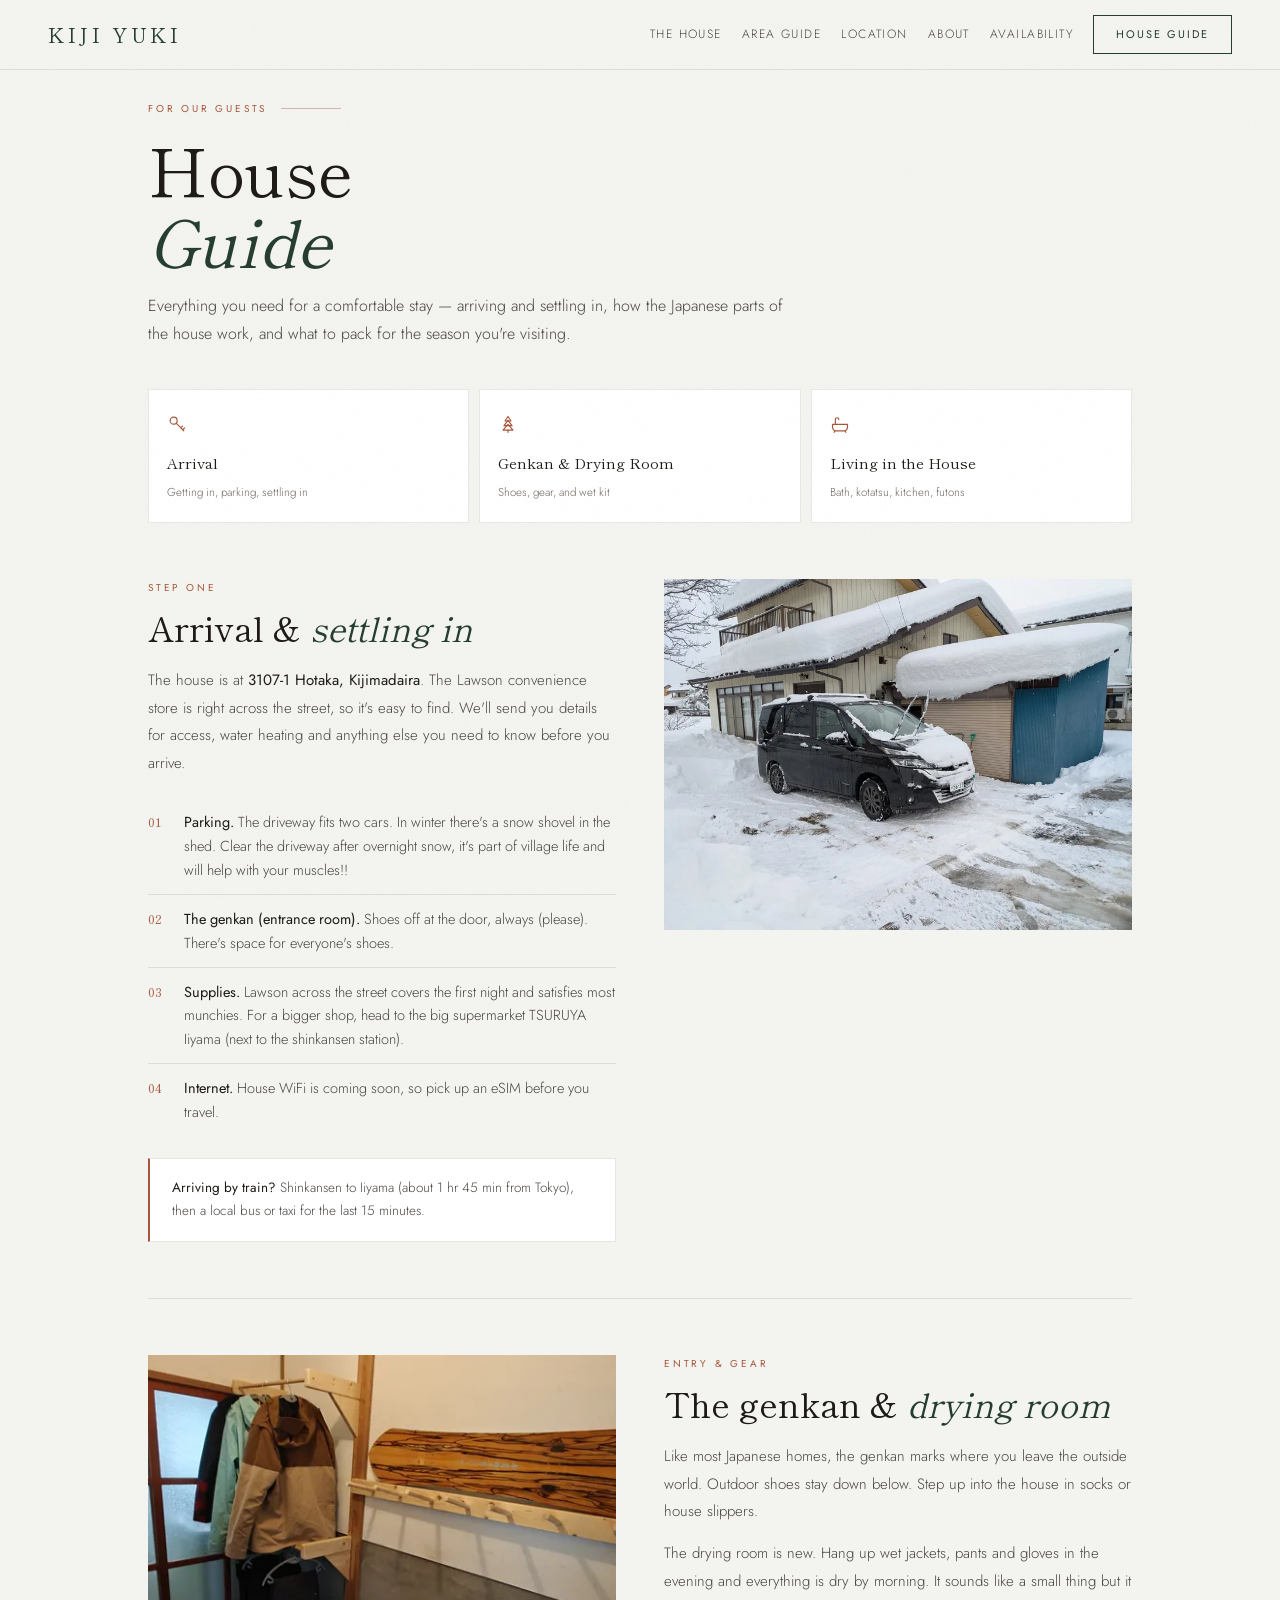
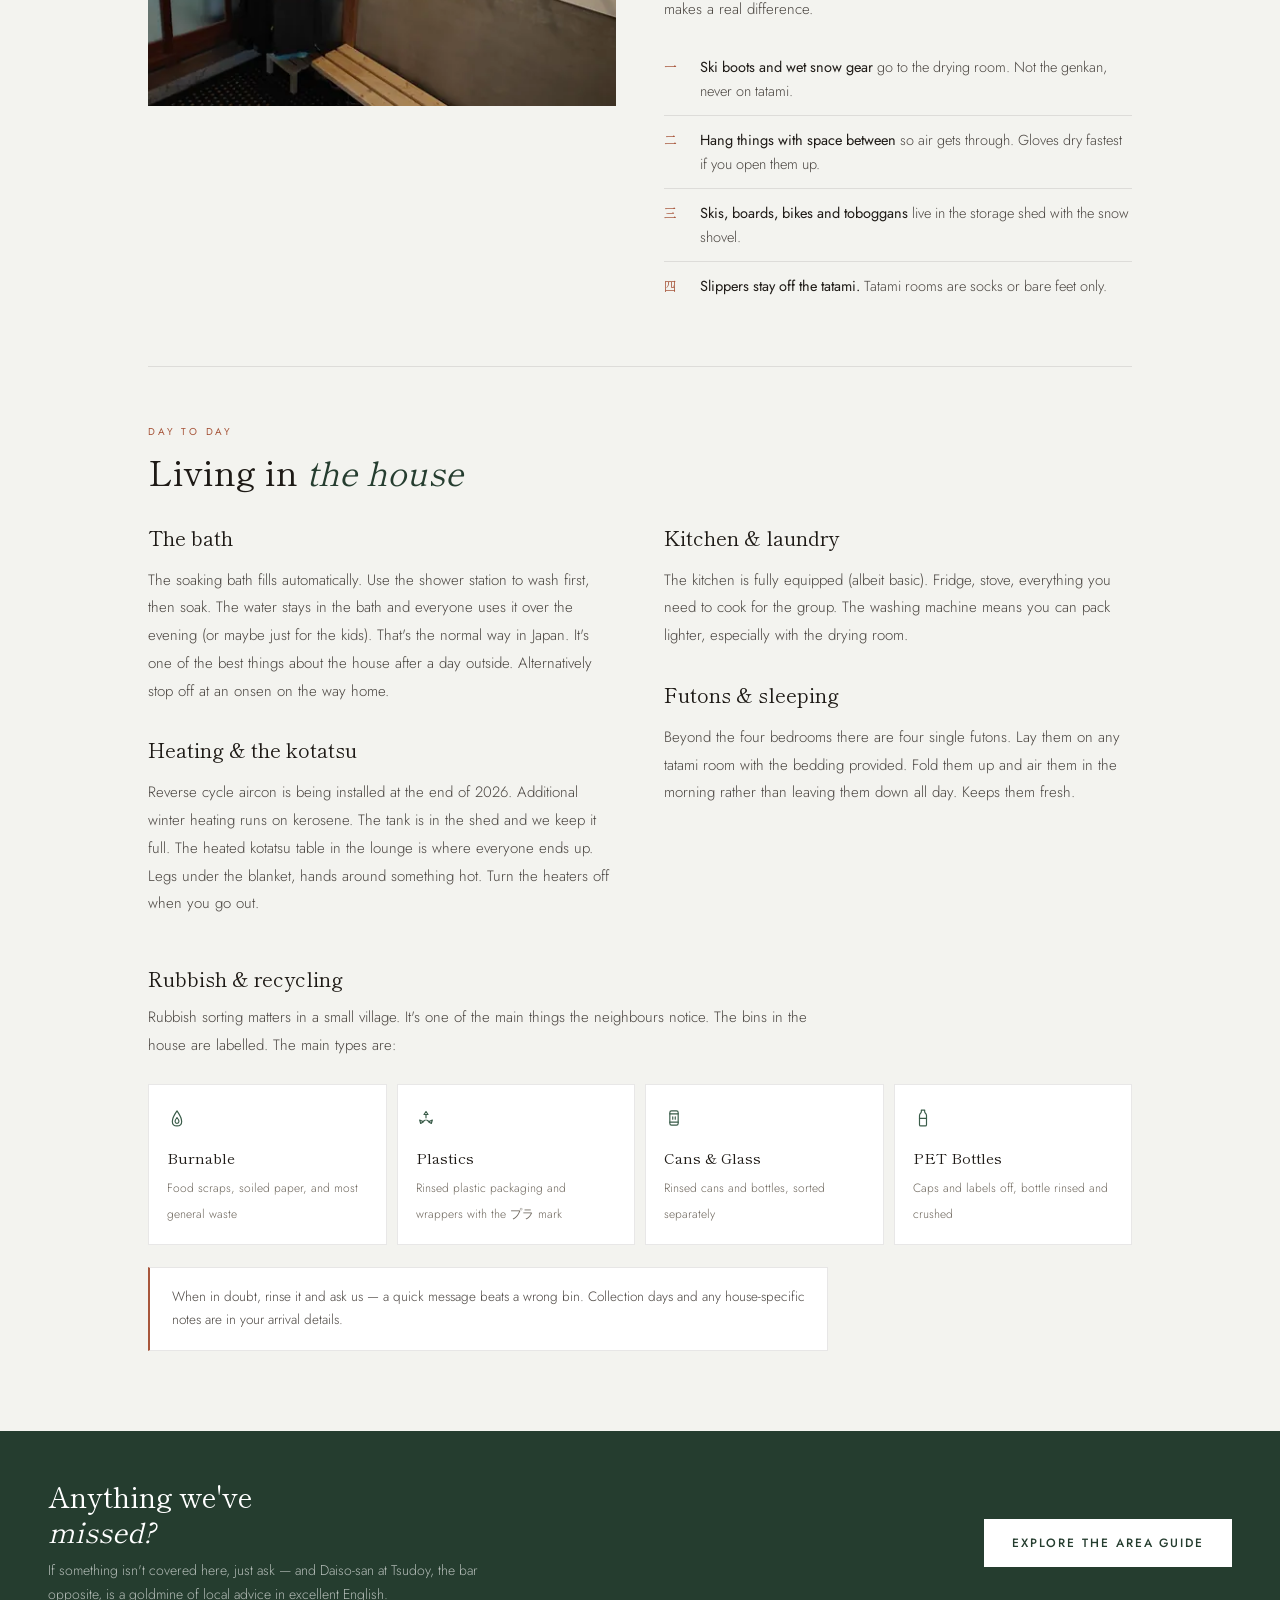
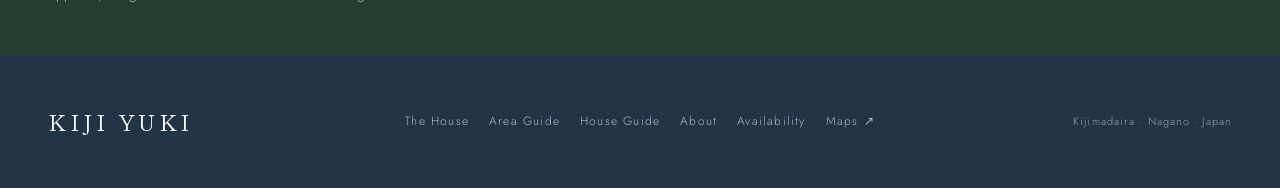
<file: house.html>
<!DOCTYPE html>
<html lang="en">
<head>
<meta charset="UTF-8">
<meta name="viewport" content="width=device-width, initial-scale=1.0">
<meta name="description" content="The Kiji Yuki house guide — arrival and settling in, the genkan, drying room, bath, heating, rubbish sorting, and seasonal packing lists for guests.">
<meta name="theme-color" content="#253D2F">
<title>House Guide — Kiji Yuki, Kijimadaira, Nagano</title>
<link rel="icon" href="assets/favicon.svg" type="image/svg+xml">
<link rel="canonical" href="https://kijiyuki.com/house.html">
<meta property="og:type" content="website">
<meta property="og:title" content="House Guide — Kiji Yuki, Kijimadaira, Nagano">
<meta property="og:description" content="The Kiji Yuki house guide — arrival and settling in, the genkan, drying room, bath, heating, rubbish sorting, and seasonal packing lists for guests.">
<meta property="og:image" content="https://kijiyuki.com/assets/img/w2000/exterior-winter.webp">
<meta property="og:url" content="https://kijiyuki.com/house.html">
<meta name="twitter:card" content="summary_large_image">
<meta name="robots" content="noindex">
<link rel="preconnect" href="https://fonts.googleapis.com">
<link href="https://fonts.googleapis.com/css2?family=Shippori+Mincho+B1:wght@400;500;700&family=Jost:wght@200;300;400;500&display=swap" rel="stylesheet">
<link rel="stylesheet" href="assets/css/main.css">
<style>
/* page-specific overrides on the shared heading base in main.css */
.page-title { font-size: clamp(36px, 5.5vw, 66px); }
.s-title { font-size: clamp(24px, 3vw, 34px); line-height: 1.2; margin-bottom: 18px; }

.page-intro {
  font-size:16px; color:var(--text-2); max-width:640px; line-height:1.8;
  opacity:0; animation:fadeUp 0.8s 0.5s forwards;
}
.wrap { max-width: 1080px; margin: 0 auto; padding: 0 48px; }
.quick-nav {
  display: grid;
  grid-template-columns: repeat(3, 1fr);
  gap: 10px;
  margin: 40px 0 0;
  opacity:0; animation:fadeUp 0.8s 0.65s forwards;
}
.qn-card {
  background: var(--white);
  border: 1px solid var(--border);
  padding: 18px 18px;
  text-decoration: none;
  display: block;
  transition: border-color 0.2s, transform 0.2s;
}
.qn-card:hover { border-color: var(--forest2); transform: translateY(-2px); }
.qn-icon { font-size: 20px; display: block; margin-bottom: 8px; }
.qn-name { font-family:'Shippori Mincho B1',serif; font-size:15px; font-weight:400; color:var(--text); display:block; margin-bottom:3px; }
.qn-sub { font-size:11.5px; color:var(--stone); line-height:1.5; }
.guide-section {
  padding: 56px 0;
  border-bottom: 1px solid var(--border);
  scroll-margin-top: 90px;
}
.guide-section:last-of-type { border-bottom: none; }
.guide-grid {
  display: grid;
  grid-template-columns: 1fr 1fr;
  gap: 48px;
  align-items: start;
}
.guide-img {
  width: 100%;
  aspect-ratio: 4/3;
  object-fit: cover;
  display: block;
}
.step-list { list-style: none; margin-top: 20px; }
.step-list li {
  display: flex;
  align-items: baseline;
  gap: 14px;
  padding: 12px 0;
  border-bottom: 1px solid var(--border);
  font-size: 14.5px;
  color: var(--text-2);
  line-height: 1.65;
}
.step-list li:last-child { border-bottom: none; }
.step-num {
  font-family:'Shippori Mincho B1',serif;
  font-size: 13px;
  color: var(--rust);
  flex-shrink: 0;
  width: 22px;
}
.step-list strong { color: var(--text); font-weight: 400; }
.note-card {
  background: var(--white);
  border: 1px solid var(--border);
  border-left: 2px solid var(--rust);
  padding: 18px 22px;
  margin-top: 22px;
  font-size: 13.5px;
  color: var(--text-2);
  line-height: 1.7;
  max-width: 680px;
}
.note-card strong { color: var(--text); font-weight: 400; }
.bin-grid {
  display: grid;
  grid-template-columns: repeat(4, 1fr);
  gap: 10px;
  margin-top: 24px;
}
.bin-card { background: var(--white); border: 1px solid var(--border); padding: 18px; }
.bin-icon { font-size: 20px; display: block; margin-bottom: 8px; }
.bin-name { font-family:'Shippori Mincho B1',serif; font-size:15px; font-weight:400; color:var(--text); display:block; margin-bottom:5px; }
.bin-desc { font-size: 12px; color: var(--stone); line-height: 1.6; }
.filter-bar {
  display: flex;
  gap: 8px;
  flex-wrap: wrap;
  margin: 24px 0 20px;
}
.filter-btn {
  font-family:'Jost',sans-serif;
  font-size: 12px;
  font-weight: 300;
  letter-spacing: 0.12em;
  text-transform: uppercase;
  padding: 9px 20px;
  border: 1px solid var(--border2);
  background: transparent;
  color: var(--text-2);
  cursor: pointer;
  transition: background 0.2s, color 0.2s, border-color 0.2s;
}
.filter-btn:hover { border-color: var(--forest); color: var(--forest); }
.filter-btn[aria-pressed="true"] {
  background: var(--forest);
  color: #fff;
  border-color: var(--forest);
  font-weight: 400;
}
.pack-list {
  list-style: none;
  display: grid;
  grid-template-columns: 1fr 1fr;
  column-gap: 48px;
}
.pack-list li {
  display: flex;
  align-items: baseline;
  gap: 12px;
  padding: 11px 0;
  border-bottom: 1px solid var(--border);
  font-size: 14px;
  color: var(--text-2);
  line-height: 1.6;
}
.pack-list li[hidden] { display: none; }
.pack-list strong { color: var(--text); font-weight: 400; }
.pack-tag {
  font-size: 9px;
  letter-spacing: 0.14em;
  text-transform: uppercase;
  padding: 2px 8px;
  flex-shrink: 0;
  white-space: nowrap;
  position: relative;
  top: -2px;
}
.pack-tag--winter { background: rgba(36,52,71,0.08); color: var(--indigo); }
.pack-tag--green { background: rgba(37,61,47,0.08); color: var(--forest); }
.pack-tag--always { background: rgba(176,90,62,0.08); color: var(--rust); }
.pack-count { font-size: 12px; color: var(--stone); letter-spacing: 0.08em; margin-bottom: 6px; display: block; }
.closing {
  background: var(--forest);
  padding: 48px;
  display: grid;
  grid-template-columns: 1fr auto;
  gap: 40px;
  align-items: center;
  margin-top: 24px;
}
.closing-h { font-family:'Shippori Mincho B1',serif; font-size:28px; font-weight:400; color:#fff; margin-bottom:10px; line-height:1.25; }
.closing-h em { font-style: italic; }
.closing-p { font-size:14px; color:rgba(255,255,255,0.65); line-height:1.7; max-width:460px; }
.btn-white {
  display:block; text-align:center; background:#fff; color:var(--forest);
  font-family:'Jost',sans-serif; font-size:12px; font-weight:500; letter-spacing:0.16em;
  text-transform:uppercase; padding:14px 28px; border:none; cursor:pointer;
  text-decoration:none; transition:background 0.2s;
}
.btn-white:hover { background: var(--cream); }
@media (max-width: 900px) {
  .btn-nav { display: none; }
  .page-header { padding: 92px 24px 0; }
  .wrap { padding: 0 24px; }
  .quick-nav { grid-template-columns: 1fr 1fr; }
  .guide-grid { grid-template-columns: 1fr; gap: 28px; }
  .bin-grid { grid-template-columns: 1fr 1fr; }
  .pack-list { grid-template-columns: 1fr; column-gap: 0; }
  .guide-section { padding: 44px 0; }
  .closing { grid-template-columns: 1fr; padding: 36px 24px; gap: 24px; }
}
@media (max-width: 560px) {
  .quick-nav { grid-template-columns: 1fr 1fr; }
  .bin-grid { grid-template-columns: 1fr 1fr; }
}
</style>
</head>
<body>

<a class="skip-link" href="#main">Skip to content</a>

<!-- NAV -->
<nav aria-label="Main">
  <a href="index.html" class="nav-logo">Kiji Yuki</a>
  <div class="nav-links">
    <a href="index.html#the-house" class="nav-link">The House</a>
    <a href="guide.html" class="nav-link">Area Guide</a>
    <a href="index.html#location" class="nav-link">Location</a>
    <a href="about.html" class="nav-link">About</a>
    <a href="availability.html" class="nav-link">Availability</a>
    <a href="#" class="btn-nav" aria-current="page">House Guide</a>
    <button class="hamburger" id="hamburger" aria-label="Open menu" aria-expanded="false" aria-controls="mobileMenu"><span></span><span></span><span></span></button>
  </div>
</nav>
<div class="mobile-menu" id="mobileMenu">
  <a href="index.html#the-house" onclick="closeMenu()">The House</a>
  <a href="guide.html" onclick="closeMenu()">Area Guide</a>
  <a href="index.html#location" onclick="closeMenu()">Location</a>
  <a href="about.html" onclick="closeMenu()">About</a>
  <a href="availability.html" onclick="closeMenu()">Availability</a>
  <a href="#" class="menu-cta" onclick="closeMenu()">House Guide</a>
</div>

<main id="main">

<!-- PAGE HEADER -->
<div class="page-header">
  <span class="page-eyebrow">For our guests</span>
  <h1 class="page-title">House<br><em>Guide</em></h1>
  <p class="page-intro">Everything you need for a comfortable stay — arriving and settling in, how the Japanese parts of the house work, and what to pack for the season you're visiting.</p>

  <!-- QUICK NAV -->
  <div class="quick-nav">
    <a class="qn-card" href="#arrival">
      <span class="qn-icon" aria-hidden="true"><svg class="icon" viewBox="0 0 24 24" aria-hidden="true" focusable="false"><circle cx="8" cy="8" r="4.2"/><path d="M11 11l9.2 9.2"/><path d="M16.6 16.6l2.1-2.1M18.9 18.9l2.1-2.1"/></svg></span>
      <span class="qn-name">Arrival</span>
      <span class="qn-sub">Getting in, parking, settling in</span>
    </a>
    <a class="qn-card" href="#genkan">
      <span class="qn-icon" aria-hidden="true"><svg class="icon" viewBox="0 0 24 24" aria-hidden="true" focusable="false"><path d="M12 3l3.6 5.4H8.4z"/><path d="M12 7.6l4.8 6.4H7.2z"/><path d="M12 12.4l6 7H6z"/><path d="M12 19.4V22"/></svg></span>
      <span class="qn-name">Genkan &amp; Drying Room</span>
      <span class="qn-sub">Shoes, gear, and wet kit</span>
    </a>
    <a class="qn-card" href="#living">
      <span class="qn-icon" aria-hidden="true"><svg class="icon" viewBox="0 0 24 24" aria-hidden="true" focusable="false"><path d="M3 12.5h18V16a4.2 4.2 0 0 1-4.2 4.2H7.2A4.2 4.2 0 0 1 3 16z"/><path d="M6.4 12.5V6.6a2.1 2.1 0 0 1 4.2 0"/><path d="M6 20.2L5 22M18 20.2l1 1.8"/></svg></span>
      <span class="qn-name">Living in the House</span>
      <span class="qn-sub">Bath, kotatsu, kitchen, futons</span>
    </a>
  </div>
</div>

<div class="wrap">

  <!-- ─── ARRIVAL ─────────────────────────── -->
  <section class="guide-section" id="arrival">
    <div class="guide-grid">
      <div>
        <span class="s-eyebrow">Step One</span>
        <h2 class="s-title">Arrival &amp; <em>settling in</em></h2>
        <div class="s-body">
          <p>The house is at <strong>3107-1 Hotaka, Kijimadaira</strong>. The Lawson convenience store is right across the street, so it's easy to find. We'll send you details for access, water heating and anything else you need to know before you arrive.</p>
        </div>
        <ul class="step-list">
          <li><span class="step-num">01</span><span><strong>Parking.</strong> The driveway fits two cars. In winter there's a snow shovel in the shed. Clear the driveway after overnight snow, it's part of village life and will help with your muscles!!</span></li>
          <li><span class="step-num">02</span><span><strong>The genkan (entrance room).</strong> Shoes off at the door, always (please). There's space for everyone's shoes.</span></li>
          <li><span class="step-num">03</span><span><strong>Supplies.</strong> Lawson across the street covers the first night and satisfies most munchies. For a bigger shop, head to the big supermarket TSURUYA Iiyama (next to the shinkansen station).</span></li>
          <li><span class="step-num">04</span><span><strong>Internet.</strong> House WiFi is coming soon, so pick up an eSIM before you travel.</span></li>
        </ul>
        <div class="note-card">
          <strong>Arriving by train?</strong> Shinkansen to Iiyama (about 1 hr 45 min from Tokyo), then a local bus or taxi for the last 15 minutes.
        </div>
      </div>
      <img class="guide-img" src="assets/img/w1400/exterior-winter.webp" alt="The front of Kiji Yuki with snow-covered driveway" loading="lazy" srcset="assets/img/w400/exterior-winter.webp 400w, assets/img/w800/exterior-winter.webp 800w, assets/img/w1400/exterior-winter.webp 1400w, assets/img/w2000/exterior-winter.webp 2000w" sizes="(max-width: 900px) 100vw, 540px" width="1400" height="1051" decoding="async">
    </div>
  </section>

  <!-- ─── GENKAN & DRYING ROOM ───────────── -->
  <section class="guide-section" id="genkan">
    <div class="guide-grid">
      <img class="guide-img" src="assets/img/w1400/drying-room.webp" alt="The drying and mud room with hanging space for ski gear" loading="lazy" srcset="assets/img/w400/drying-room.webp 400w, assets/img/w800/drying-room.webp 800w, assets/img/w1400/drying-room.webp 1400w, assets/img/w2000/drying-room.webp 2000w" sizes="(max-width: 900px) 100vw, 540px" width="1400" height="636" decoding="async">
      <div>
        <span class="s-eyebrow">Entry &amp; Gear</span>
        <h2 class="s-title">The genkan &amp; <em>drying room</em></h2>
        <div class="s-body">
          <p>Like most Japanese homes, the genkan marks where you leave the outside world. Outdoor shoes stay down below. Step up into the house in socks or house slippers.</p>
          <p>The drying room is new. Hang up wet jackets, pants and gloves in the evening and everything is dry by morning. It sounds like a small thing but it makes a real difference.</p>
        </div>
        <ul class="step-list">
          <li><span class="step-num">一</span><span><strong>Ski boots and wet snow gear</strong> go to the drying room. Not the genkan, never on tatami.</span></li>
          <li><span class="step-num">二</span><span><strong>Hang things with space between</strong> so air gets through. Gloves dry fastest if you open them up.</span></li>
          <li><span class="step-num">三</span><span><strong>Skis, boards, bikes and toboggans</strong> live in the storage shed with the snow shovel.</span></li>
          <li><span class="step-num">四</span><span><strong>Slippers stay off the tatami.</strong> Tatami rooms are socks or bare feet only.</span></li>
        </ul>
      </div>
    </div>
  </section>

  <!-- ─── LIVING IN THE HOUSE ─────────────── -->
  <section class="guide-section" id="living">
    <span class="s-eyebrow">Day to Day</span>
    <h2 class="s-title">Living in <em>the house</em></h2>

    <div class="guide-grid" style="margin-top:28px;">
      <div>
        <h3 style="font-family:'Shippori Mincho B1',serif;font-size:20px;font-weight:400;color:var(--text);margin-bottom:12px;">The bath</h3>
        <div class="s-body">
          <p>The soaking bath fills automatically. Use the shower station to wash first, then soak. The water stays in the bath and everyone uses it over the evening (or maybe just for the kids). That's the normal way in Japan. It's one of the best things about the house after a day outside. Alternatively stop off at an onsen on the way home.</p>
        </div>
        <h3 style="font-family:'Shippori Mincho B1',serif;font-size:20px;font-weight:400;color:var(--text);margin:28px 0 12px;">Heating &amp; the kotatsu</h3>
        <div class="s-body">
          <p>Reverse cycle aircon is being installed at the end of 2026. Additional winter heating runs on kerosene. The tank is in the shed and we keep it full. The heated kotatsu table in the lounge is where everyone ends up. Legs under the blanket, hands around something hot. Turn the heaters off when you go out.</p>
        </div>
      </div>
      <div>
        <h3 style="font-family:'Shippori Mincho B1',serif;font-size:20px;font-weight:400;color:var(--text);margin-bottom:12px;">Kitchen &amp; laundry</h3>
        <div class="s-body">
          <p>The kitchen is fully equipped (albeit basic). Fridge, stove, everything you need to cook for the group. The washing machine means you can pack lighter, especially with the drying room.</p>
        </div>
        <h3 style="font-family:'Shippori Mincho B1',serif;font-size:20px;font-weight:400;color:var(--text);margin:28px 0 12px;">Futons &amp; sleeping</h3>
        <div class="s-body">
          <p>Beyond the four bedrooms there are four single futons. Lay them on any tatami room with the bedding provided. Fold them up and air them in the morning rather than leaving them down all day. Keeps them fresh.</p>
        </div>
      </div>
    </div>

    <!-- RUBBISH -->
    <h3 style="font-family:'Shippori Mincho B1',serif;font-size:20px;font-weight:400;color:var(--text);margin:44px 0 8px;">Rubbish &amp; recycling</h3>
    <p class="s-body">Rubbish sorting matters in a small village. It's one of the main things the neighbours notice. The bins in the house are labelled. The main types are:</p>
    <div class="bin-grid">
      <div class="bin-card">
        <span class="bin-icon" aria-hidden="true"><svg class="icon" viewBox="0 0 24 24" aria-hidden="true" focusable="false"><path d="M12 21.5c3.4 0 5.6-2.4 5.6-5.4 0-4.6-5.6-12.6-5.6-12.6S6.4 11.5 6.4 16.1c0 3 2.2 5.4 5.6 5.4z"/><path d="M12 18.4c1.4 0 2.3-.9 2.3-2.2 0-1.9-2.3-4.8-2.3-4.8s-2.3 2.9-2.3 4.8c0 1.3.9 2.2 2.3 2.2z"/></svg></span>
        <span class="bin-name">Burnable</span>
        <span class="bin-desc">Food scraps, soiled paper, and most general waste</span>
      </div>
      <div class="bin-card">
        <span class="bin-icon" aria-hidden="true"><svg class="icon" viewBox="0 0 24 24" aria-hidden="true" focusable="false"><path d="M12 4.2l2.4 3.6h-4.8z"/><path d="M12 7.8v4"/><path d="M19.6 14.4l-1.2 4.2-3.4-2.1z"/><path d="M16.4 16.6l-3.4-2"/><path d="M4.4 14.4l1.2 4.2 3.4-2.1z"/><path d="M7.6 16.6l3.4-2"/></svg></span>
        <span class="bin-name">Plastics</span>
        <span class="bin-desc">Rinsed plastic packaging and wrappers with the <span lang="ja">プラ</span> mark</span>
      </div>
      <div class="bin-card">
        <span class="bin-icon" aria-hidden="true"><svg class="icon" viewBox="0 0 24 24" aria-hidden="true" focusable="false"><rect x="7" y="3.5" width="10" height="17" rx="2"/><path d="M7 7h10M7 17h10"/><path d="M10.5 10.5v3M13.5 10.5v3"/></svg></span>
        <span class="bin-name">Cans &amp; Glass</span>
        <span class="bin-desc">Rinsed cans and bottles, sorted separately</span>
      </div>
      <div class="bin-card">
        <span class="bin-icon" aria-hidden="true"><svg class="icon" viewBox="0 0 24 24" aria-hidden="true" focusable="false"><path d="M10 2.5h4v2.4c0 .9 2.2 1.8 2.2 4.1V20a1.5 1.5 0 0 1-1.5 1.5H9.3A1.5 1.5 0 0 1 7.8 20V9c0-2.3 2.2-3.2 2.2-4.1z"/><path d="M7.8 12.5h8.4"/></svg></span>
        <span class="bin-name">PET Bottles</span>
        <span class="bin-desc">Caps and labels off, bottle rinsed and crushed</span>
      </div>
    </div>
    <div class="note-card">
      When in doubt, rinse it and ask us — a quick message beats a wrong bin. Collection days and any house-specific notes are in your arrival details.
    </div>
  </section>


</div><!-- /wrap -->

<!-- ─── CLOSING ─────────────────────────── -->
<div class="closing">
  <div>
    <h2 class="closing-h">Anything we've<br><em>missed?</em></h2>
    <p class="closing-p">If something isn't covered here, just ask — and Daiso-san at Tsudoy, the bar opposite, is a goldmine of local advice in excellent English.</p>
  </div>
  <a href="guide.html" class="btn-white">Explore the Area Guide</a>
</div>

</main>

<!-- FOOTER -->
<footer>
  <span class="footer-logo">Kiji Yuki</span>
  <div class="footer-links">
    <a href="index.html">The House</a>
    <a href="guide.html">Area Guide</a>
    <a href="house.html">House Guide</a>
    <a href="about.html">About</a>
    <a href="availability.html">Availability</a>
    <a href="https://maps.app.goo.gl/MF5nLHpJL848s6Le8" target="_blank" rel="noopener">Maps ↗</a>
  </div>
  <div class="footer-right">Kijimadaira · Nagano · Japan</div>
</footer>

<script>
/* ─── HAMBURGER ──────────────────────────── */
const hamburger = document.getElementById('hamburger');
const mobileMenu = document.getElementById('mobileMenu');
function closeMenu() {
  hamburger.classList.remove('open');
  mobileMenu.classList.remove('open');
  hamburger.setAttribute('aria-expanded', 'false');
}
hamburger.addEventListener('click', () => {
  const open = mobileMenu.classList.contains('open');
  if (open) closeMenu();
  else { hamburger.classList.add('open'); mobileMenu.classList.add('open'); hamburger.setAttribute('aria-expanded', 'true'); }
});

/* ─── PACKING FILTER ─────────────────────── */
function filterPack(season, btn) {
  document.querySelectorAll('.filter-btn').forEach(b => b.setAttribute('aria-pressed', 'false'));
  btn.setAttribute('aria-pressed', 'true');
  let shown = 0;
  document.querySelectorAll('#packList li').forEach(li => {
    const match = season === 'all' || li.dataset.season === season || li.dataset.season === 'always';
    li.hidden = !match;
    if (match) shown++;
  });
  const label = season === 'all' ? 'all seasons' : (season === 'winter' ? 'winter' : 'the green season');
  document.getElementById('packCount').textContent = shown + ' items for ' + label;
}
filterPack('all', document.querySelector('.filter-btn[data-filter="all"]'));
</script>
</body>
</html>
</file>
<file: assets/css/main.css>
/* ─── RESET ────────────────────────────────────────────── */
*, *::before, *::after { box-sizing: border-box; margin: 0; padding: 0; }

/* Every <img> carries width/height attributes so the layout cannot shift.
   Those attributes are also CSS presentational hints, which pin a fixed
   pixel height and defeat any rule that sets only aspect-ratio.
   height:auto neutralises the hint; rules with an explicit height still
   win on specificity. Do not remove. */
img { height: auto; }

/* ─── VARIABLES ─────────────────────────────────────────── */
:root {
  --cream:   #F3F3EF;
  --paper:   #ECEEE9;
  --white:   #FFFFFF;
  --forest:  #253D2F;
  --forest2: #3A5C49;
  --rust:    #A7563B; /* darkened from #B05A3E — AA contrast (≥4.5:1) on cream for small text */
  --stone:   #6E675D; /* AA contrast (≥4.5:1) on cream for small text */
  --indigo:  #243447;
  --ice:     #C8D6E0;
  --text:    #1E1A16;
  --text-2:  #4A4540;
  --text-faint: rgba(30,26,22,0.45);
  --border:  rgba(30,26,22,0.1);
  --border2: rgba(30,26,22,0.18);
}

/* ─── HTML + BODY ────────────────────────────────────────── */
html {
  scroll-behavior: smooth;
  scroll-padding-top: 80px;
}

body {
  background: var(--cream);
  color: var(--text);
  font-family: 'Jost', sans-serif;
  font-weight: 300;
  line-height: 1.7;
  font-size: 15px;
  overflow-x: hidden;
}

/* ─── GRAIN TEXTURE ──────────────────────────────────────── */
body::before {
  content: '';
  position: fixed;
  inset: 0;
  background-image: url("data:image/svg+xml,%3Csvg viewBox='0 0 256 256' xmlns='http://www.w3.org/2000/svg'%3E%3Cfilter id='noise'%3E%3CfeTurbulence type='fractalNoise' baseFrequency='0.9' numOctaves='4' stitchTiles='stitch'/%3E%3C/filter%3E%3Crect width='100%25' height='100%25' filter='url(%23noise)' opacity='0.04'/%3E%3C/svg%3E");
  pointer-events: none;
  z-index: 1000;
  opacity: 0.4;
}

/* ─── NAV ────────────────────────────────────────────────── */
nav {
  position: fixed;
  top: 0; left: 0; right: 0;
  z-index: 500;
  padding: 0 48px;
  height: 70px;
  display: flex;
  align-items: center;
  justify-content: space-between;
  background: rgba(243,243,239,0.96);
  backdrop-filter: blur(16px);
  border-bottom: 1px solid var(--border);
}
.nav-logo {
  font-family: 'Shippori Mincho B1', serif;
  font-size: 20px;
  font-weight: 400;
  letter-spacing: 0.18em;
  text-transform: uppercase;
  text-decoration: none;
  color: var(--forest);
  transition: opacity 0.2s;
}
.nav-logo:hover { opacity: 0.7; }
.nav-links { display: flex; align-items: center; gap: 20px; }
.nav-link {
  font-size: 12px;
  letter-spacing: 0.12em;
  text-transform: uppercase;
  text-decoration: none;
  font-weight: 300;
  color: var(--text-2);
  transition: color 0.2s, opacity 0.3s;
}
.nav-link:hover, .nav-link.active { color: var(--forest); }
.btn-nav {
  font-family: 'Jost', sans-serif;
  font-size: 11px;
  font-weight: 400;
  letter-spacing: 0.18em;
  text-transform: uppercase;
  padding: 9px 22px;
  border: 1px solid var(--forest);
  cursor: pointer;
  text-decoration: none;
  display: inline-block;
  color: var(--forest);
  background: transparent;
  transition: background 0.25s, color 0.25s, border-color 0.25s;
}
.btn-nav:hover { background: var(--forest); color: #fff; }

/* ─── HAMBURGER ──────────────────────────────────────────── */
.hamburger {
  display: none;
  flex-direction: column;
  gap: 5px;
  cursor: pointer;
  padding: 6px;
  background: none;
  border: none;
}
.hamburger span {
  display: block;
  width: 22px;
  height: 1.5px;
  background: var(--forest);
  transition: background 0.3s, transform 0.3s, opacity 0.3s;
}
.hamburger.open span:nth-child(1) { transform: translateY(6.5px) rotate(45deg); }
.hamburger.open span:nth-child(2) { opacity: 0; }
.hamburger.open span:nth-child(3) { transform: translateY(-6.5px) rotate(-45deg); }

/* ─── MOBILE MENU ────────────────────────────────────────── */
.mobile-menu {
  display: none;
  position: fixed;
  top: 70px; left: 0; right: 0;
  background: rgba(243,243,239,0.98);
  backdrop-filter: blur(16px);
  border-bottom: 1px solid var(--border);
  flex-direction: column;
  padding: 20px 24px 28px;
  gap: 0;
  z-index: 490;
}
.mobile-menu.open { display: flex; }
.mobile-menu a {
  font-size: 15px;
  letter-spacing: 0.08em;
  text-transform: uppercase;
  text-decoration: none;
  color: var(--text-2);
  padding: 14px 0;
  border-bottom: 1px solid var(--border);
  font-weight: 300;
  transition: color 0.2s;
}
.mobile-menu a:hover { color: var(--forest); }
.mobile-menu a.menu-cta {
  margin-top: 16px;
  background: var(--forest);
  color: #fff;
  text-align: center;
  padding: 14px;
  border: none;
  letter-spacing: 0.14em;
}

/* ─── ANIMATIONS ─────────────────────────────────────────── */
@keyframes fadeUp {
  to { opacity: 1; transform: translateY(0); }
}
@keyframes scrollDown {
  0%   { top: -100%; }
  100% { top: 100%; }
}

/* ─── SCROLL REVEAL ──────────────────────────────────────── */
.reveal {
  opacity: 0;
  transform: translateY(28px);
  transition: opacity 0.8s ease, transform 0.8s ease;
}
.reveal.visible { opacity: 1; transform: translateY(0); }
.reveal-delay-1 { transition-delay: 0.1s; }
.reveal-delay-2 { transition-delay: 0.2s; }
.reveal-delay-3 { transition-delay: 0.3s; }
.reveal-delay-4 { transition-delay: 0.4s; }

/* ─── FOOTER ─────────────────────────────────────────────── */
footer {
  background: var(--indigo);
  color: rgba(255,255,255,0.65);
  padding: 48px;
  display: grid;
  grid-template-columns: 1fr auto 1fr;
  align-items: center;
  gap: 24px;
}
.footer-logo {
  font-family: 'Shippori Mincho B1', serif;
  font-size: 22px;
  font-weight: 400;
  color: #fff;
  letter-spacing: 0.16em;
  text-transform: uppercase;
}
.footer-links { display: flex; gap: 20px; justify-content: center; flex-wrap: wrap; }
footer a { color: rgba(255,255,255,0.65); text-decoration: none; font-size: 12px; letter-spacing: 0.1em; transition: color 0.2s; }
footer a:hover { color: rgba(255,255,255,0.95); }
.footer-right { text-align: right; font-size: 11px; letter-spacing: 0.1em; color: rgba(255,255,255,0.55); }

/* ─── RESPONSIVE — NAV + FOOTER ──────────────────────────── */
@media (max-width: 900px) {
  nav { padding: 0 20px; }
  .nav-links .nav-link { display: none; }
  .hamburger { display: flex; }
  footer { grid-template-columns: 1fr; text-align: center; gap: 16px; padding: 36px 24px; }
  .footer-right { text-align: center; }
  .footer-links { flex-wrap: wrap; justify-content: center; }
}

@media (min-width: 901px) {
  .hamburger { display: none; }
  .mobile-menu { display: none !important; }
}

/* ─── ACCESSIBILITY ──────────────────────────────────────── */
.skip-link {
  position: absolute;
  left: -9999px;
  top: 0;
  z-index: 1001;
  background: var(--forest);
  color: #fff;
  padding: 12px 20px;
  font-size: 13px;
  letter-spacing: 0.08em;
  text-decoration: none;
}
.skip-link:focus {
  left: 0;
}

:focus-visible {
  outline: 2px solid var(--rust);
  outline-offset: 2px;
}

@media (prefers-reduced-motion: reduce) {
  html { scroll-behavior: auto; }
  *, *::before, *::after {
    animation-duration: 0.01ms !important;
    animation-delay: 0ms !important;
    animation-iteration-count: 1 !important;
    transition-duration: 0.01ms !important;
    transition-delay: 0ms !important;
  }
  .reveal { opacity: 1; transform: none; }
}

/* ─── ICONS ──────────────────────────────────────────────── */
/* Thin-line SVG icons replacing colour emoji. Sized in em so the
   existing font-size on each icon container still controls scale. */
.icon {
  width: 1em;
  height: 1em;
  display: inline-block;
  vertical-align: -0.125em;
  fill: none;
  stroke: currentColor;
  stroke-width: 1.4;
  stroke-linecap: round;
  stroke-linejoin: round;
  color: var(--forest);
}
.tab-btn .icon { color: currentColor; stroke-width: 1.3; margin-right: 7px; }
.ov-icon .icon, .nearby-icon .icon, .food-icon .icon, .qn-icon .icon { color: var(--rust); }
.etiq-icon .icon, .pdf-icon .icon { color: var(--forest); }
.bin-icon .icon { color: var(--forest2); }
.food-inline .icon { color: var(--rust); }

/* ─── SHARED PAGE / SECTION HEADINGS ─────────────────────── */
/* Canonical base for the page-header and section-heading patterns that
   about / house / guide / availability / index all use. Pages override
   only font-size (and about.html its narrower max-width) inline, since
   inline <style> loads after this file. */
.page-header {
  padding: 100px 48px 0;
  max-width: 1080px;
  margin: 0 auto;
}
.page-eyebrow {
  font-size: 10px;
  letter-spacing: 0.28em;
  text-transform: uppercase;
  color: var(--rust);
  font-weight: 400;
  margin-bottom: 16px;
  display: flex;
  align-items: center;
  gap: 14px;
  opacity: 0;
  transform: translateY(16px);
  animation: fadeUp 0.8s 0.2s forwards;
}
.page-eyebrow::after {
  content: '';
  flex: 0 0 60px;
  height: 1px;
  background: var(--rust);
  opacity: 0.4;
}
.page-title {
  font-family: 'Shippori Mincho B1', serif;
  font-weight: 400;
  line-height: 1.08;
  color: var(--text);
  margin-bottom: 16px;
  opacity: 0;
  transform: translateY(20px);
  animation: fadeUp 0.9s 0.4s forwards;
}
.page-title em { font-style: italic; color: var(--forest); }

.s-eyebrow {
  font-size: 10px;
  letter-spacing: 0.28em;
  text-transform: uppercase;
  color: var(--rust);
  font-weight: 400;
  margin-bottom: 12px;
  display: block;
}
.s-title {
  font-family: 'Shippori Mincho B1', serif;
  font-weight: 400;
  color: var(--text);
  line-height: 1.15;
  margin-bottom: 20px;
}
.s-title em { font-style: italic; color: var(--forest); }

/* Section body copy — used on index.html and house.html. Was previously
   defined only in house.html, leaving the homepage copy unstyled. */
.s-body { font-size: 15px; color: var(--text-2); line-height: 1.85; max-width: 680px; }
.s-body p + p { margin-top: 14px; }
.s-body strong { color: var(--text); font-weight: 400; }
</file>
